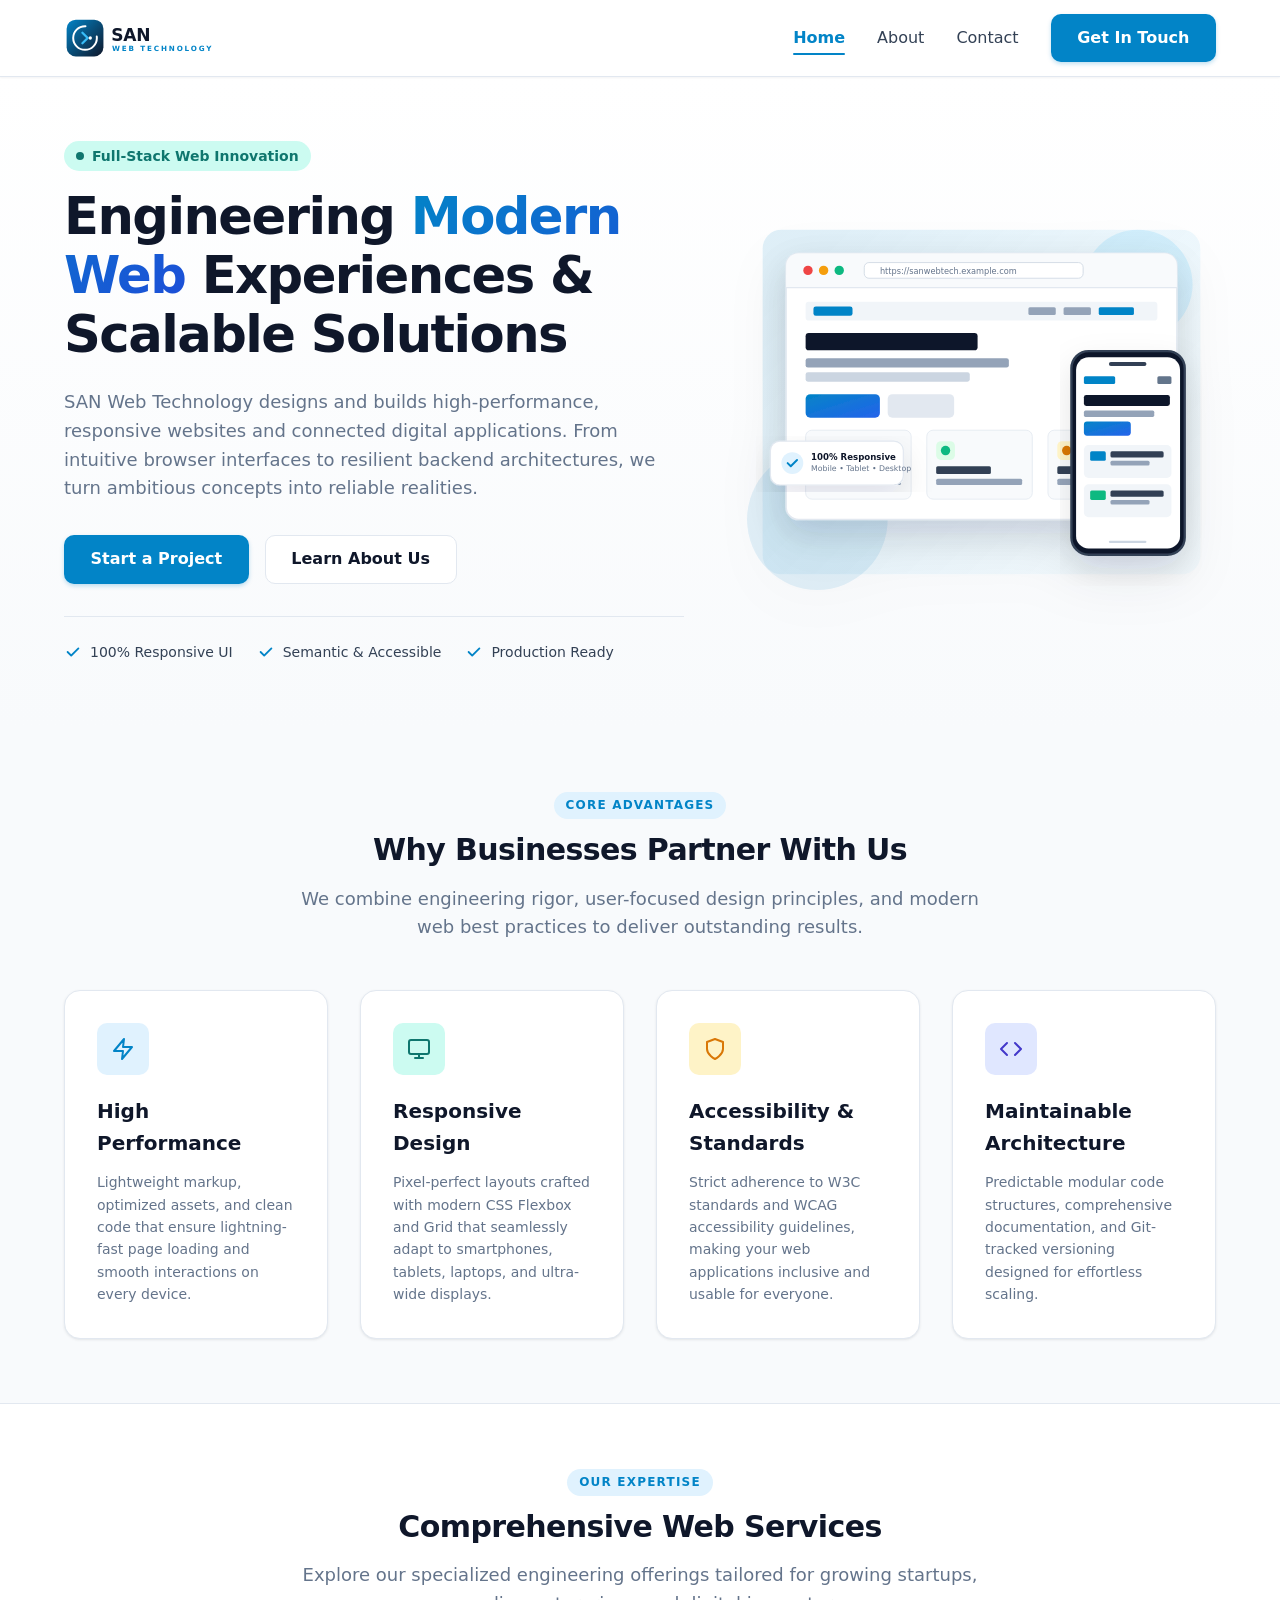
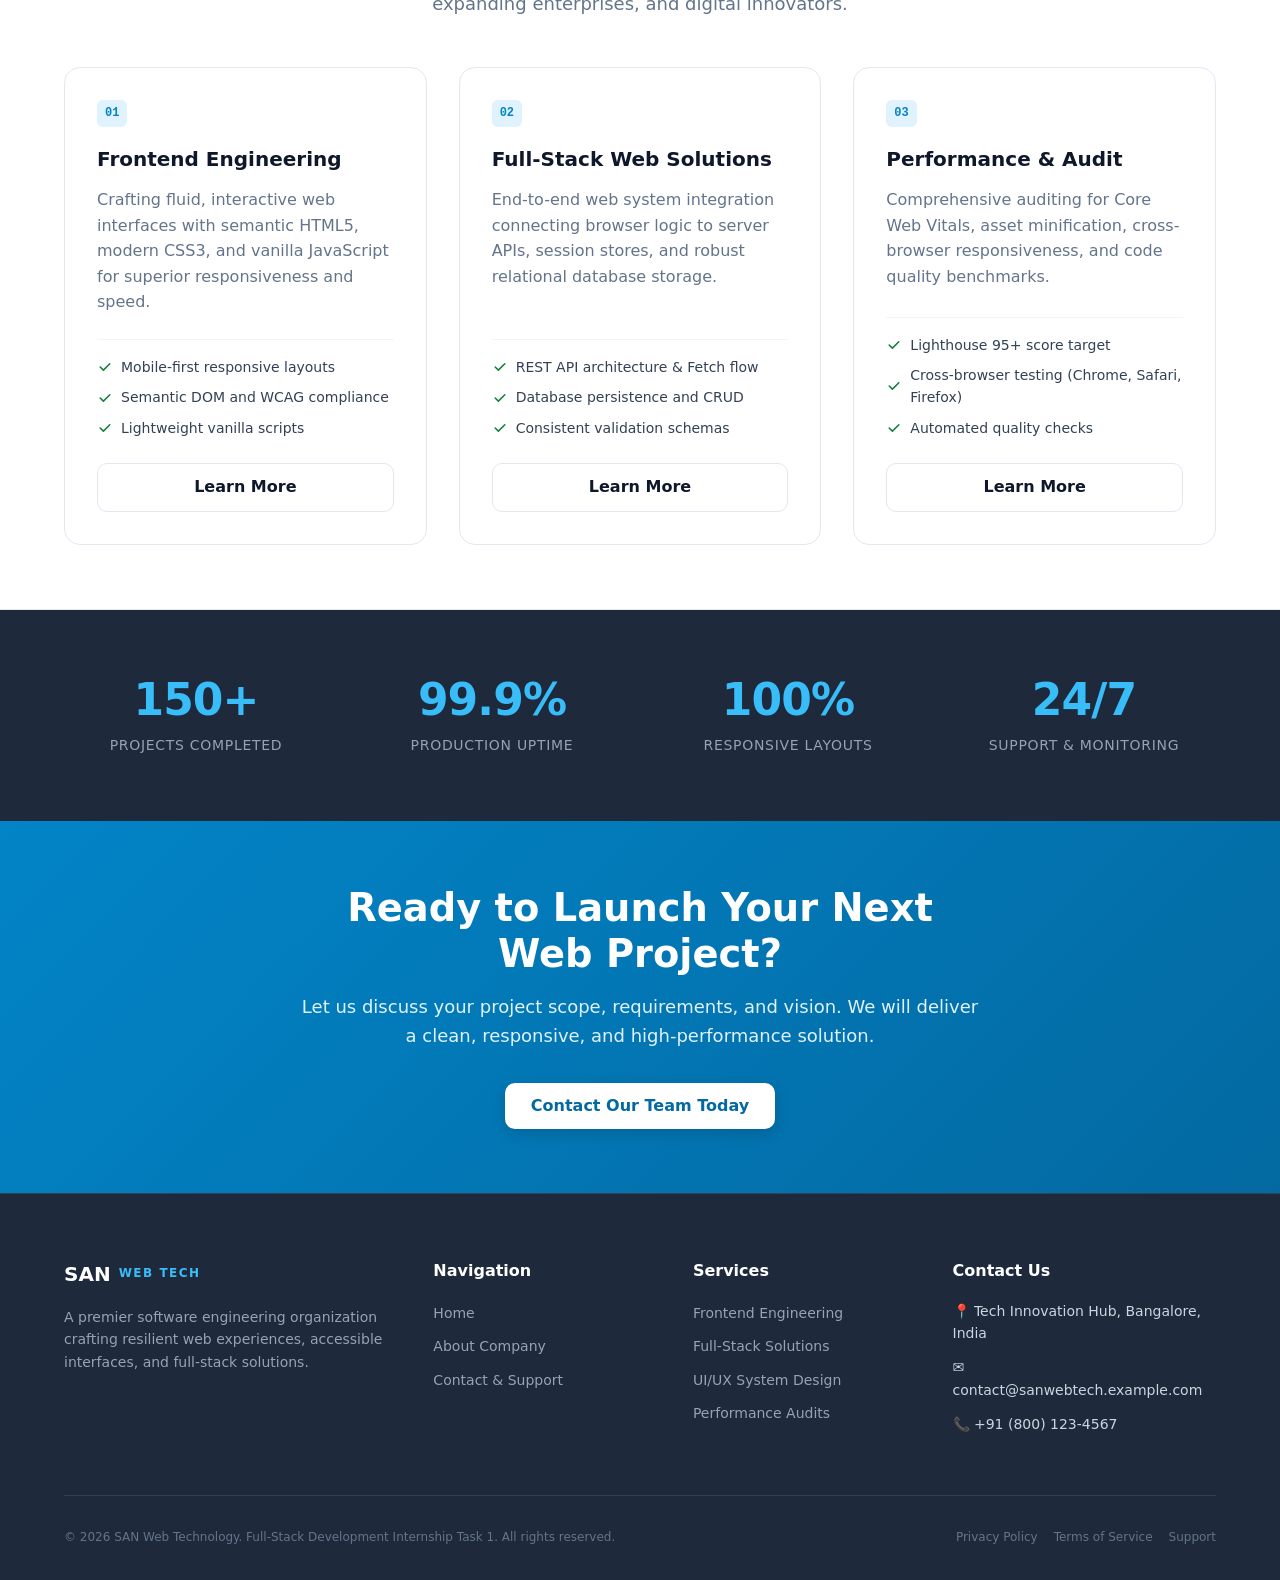
<file: index.html>
<!DOCTYPE html>
<html lang="en">
<head>
  <meta charset="UTF-8">
  <meta name="viewport" content="width=device-width, initial-scale=1.0">
  <meta name="description" content="SAN Web Technology - Professional full-stack web engineering, responsive frontend design, and scalable modern web solutions.">
  <meta name="keywords" content="SAN Web Technology, web development, responsive web design, frontend engineering, full-stack, internship project">
  <meta name="author" content="SAN Web Technology">
  <title>SAN Web Technology | Modern Web Engineering &amp; Solutions</title>

  <!-- Favicon -->
  <link rel="icon" type="image/svg+xml" href="images/favicon.svg">

  <!-- Main Stylesheet -->
  <link rel="stylesheet" href="css/style.css">
</head>
<body>
  <!-- Keyboard Accessibility Skip Link -->
  <a href="#main-content" class="skip-link">Skip to main content</a>

  <!-- Header & Navigation -->
  <header class="site-header">
    <div class="container header-container">
      <a href="index.html" class="brand-logo" aria-label="SAN Web Technology Home">
        <img src="images/logo.svg" alt="SAN Web Technology Logo" class="brand-logo-img" width="220" height="50">
      </a>

      <!-- Hamburger Button (Mobile / Tablet) -->
      <button type="button" class="hamburger-btn" aria-label="Open navigation menu" aria-expanded="false" aria-controls="primary-nav">
        <span class="hamburger-line"></span>
        <span class="hamburger-line"></span>
        <span class="hamburger-line"></span>
      </button>

      <!-- Navigation Menu -->
      <div class="nav-wrapper" id="primary-nav">
        <nav aria-label="Primary Navigation">
          <ul class="nav-menu">
            <li><a href="index.html" class="nav-link active" aria-current="page">Home</a></li>
            <li><a href="about.html" class="nav-link">About</a></li>
            <li><a href="contact.html" class="nav-link">Contact</a></li>
          </ul>
        </nav>
        <a href="contact.html" class="btn btn-primary nav-cta-btn">Get In Touch</a>
      </div>
    </div>
  </header>

  <!-- Main Content Area -->
  <main id="main-content">
    <!-- Hero Section -->
    <section class="hero-section" aria-labelledby="hero-title">
      <div class="container">
        <div class="hero-grid">
          <!-- Text Content -->
          <div class="hero-content">
            <div class="hero-badge">
              <span class="hero-badge-dot" aria-hidden="true"></span>
              Full-Stack Web Innovation
            </div>
            <h1 id="hero-title" class="hero-title">
              Engineering <span class="text-gradient">Modern Web</span> Experiences &amp; Scalable Solutions
            </h1>
            <p class="hero-description">
              SAN Web Technology designs and builds high-performance, responsive websites and connected digital applications. From intuitive browser interfaces to resilient backend architectures, we turn ambitious concepts into reliable realities.
            </p>
            <div class="hero-actions">
              <a href="contact.html" class="btn btn-primary">Start a Project</a>
              <a href="about.html" class="btn btn-secondary">Learn About Us</a>
            </div>
            <div class="hero-highlights">
              <div class="highlight-item">
                <span class="highlight-icon" aria-hidden="true">
                  <svg width="18" height="18" viewBox="0 0 20 20" fill="currentColor">
                    <path fill-rule="evenodd" d="M16.707 5.293a1 1 0 010 1.414l-8 8a1 1 0 01-1.414 0l-4-4a1 1 0 011.414-1.414L8 12.586l7.293-7.293a1 1 0 011.414 0z" clip-rule="evenodd"/>
                  </svg>
                </span>
                <span>100% Responsive UI</span>
              </div>
              <div class="highlight-item">
                <span class="highlight-icon" aria-hidden="true">
                  <svg width="18" height="18" viewBox="0 0 20 20" fill="currentColor">
                    <path fill-rule="evenodd" d="M16.707 5.293a1 1 0 010 1.414l-8 8a1 1 0 01-1.414 0l-4-4a1 1 0 011.414-1.414L8 12.586l7.293-7.293a1 1 0 011.414 0z" clip-rule="evenodd"/>
                  </svg>
                </span>
                <span>Semantic &amp; Accessible</span>
              </div>
              <div class="highlight-item">
                <span class="highlight-icon" aria-hidden="true">
                  <svg width="18" height="18" viewBox="0 0 20 20" fill="currentColor">
                    <path fill-rule="evenodd" d="M16.707 5.293a1 1 0 010 1.414l-8 8a1 1 0 01-1.414 0l-4-4a1 1 0 011.414-1.414L8 12.586l7.293-7.293a1 1 0 011.414 0z" clip-rule="evenodd"/>
                  </svg>
                </span>
                <span>Production Ready</span>
              </div>
            </div>
          </div>

          <!-- Hero Graphic -->
          <div class="hero-image-wrapper">
            <img src="images/hero-graphic.svg" alt="Diagram showing responsive web application interface across desktop and mobile screens" class="hero-image" width="520" height="416">
          </div>
        </div>
      </div>
    </section>

    <!-- Key Features / Value Proposition Section -->
    <section class="section" aria-labelledby="features-title">
      <div class="container">
        <div class="section-header">
          <span class="section-badge">Core Advantages</span>
          <h2 id="features-title" class="section-title">Why Businesses Partner With Us</h2>
          <p class="section-subtitle">
            We combine engineering rigor, user-focused design principles, and modern web best practices to deliver outstanding results.
          </p>
        </div>

        <div class="features-grid">
          <!-- Feature 1 -->
          <article class="feature-card">
            <div class="feature-icon-box">
              <svg width="24" height="24" viewBox="0 0 24 24" fill="none" stroke="currentColor" stroke-width="2" stroke-linecap="round" stroke-linejoin="round" aria-hidden="true">
                <polygon points="13 2 3 14 12 14 11 22 21 10 12 10 13 2"></polygon>
              </svg>
            </div>
            <h3 class="feature-title">High Performance</h3>
            <p class="feature-desc">
              Lightweight markup, optimized assets, and clean code that ensure lightning-fast page loading and smooth interactions on every device.
            </p>
          </article>

          <!-- Feature 2 -->
          <article class="feature-card">
            <div class="feature-icon-box accent-teal">
              <svg width="24" height="24" viewBox="0 0 24 24" fill="none" stroke="currentColor" stroke-width="2" stroke-linecap="round" stroke-linejoin="round" aria-hidden="true">
                <rect x="2" y="3" width="20" height="14" rx="2" ry="2"></rect>
                <line x1="8" y1="21" x2="16" y2="21"></line>
                <line x1="12" y1="17" x2="12" y2="21"></line>
              </svg>
            </div>
            <h3 class="feature-title">Responsive Design</h3>
            <p class="feature-desc">
              Pixel-perfect layouts crafted with modern CSS Flexbox and Grid that seamlessly adapt to smartphones, tablets, laptops, and ultra-wide displays.
            </p>
          </article>

          <!-- Feature 3 -->
          <article class="feature-card">
            <div class="feature-icon-box accent-amber">
              <svg width="24" height="24" viewBox="0 0 24 24" fill="none" stroke="currentColor" stroke-width="2" stroke-linecap="round" stroke-linejoin="round" aria-hidden="true">
                <path d="M12 22s8-4 8-10V5l-8-3-8 3v7c0 6 8 10 8 10z"></path>
              </svg>
            </div>
            <h3 class="feature-title">Accessibility &amp; Standards</h3>
            <p class="feature-desc">
              Strict adherence to W3C standards and WCAG accessibility guidelines, making your web applications inclusive and usable for everyone.
            </p>
          </article>

          <!-- Feature 4 -->
          <article class="feature-card">
            <div class="feature-icon-box accent-indigo">
              <svg width="24" height="24" viewBox="0 0 24 24" fill="none" stroke="currentColor" stroke-width="2" stroke-linecap="round" stroke-linejoin="round" aria-hidden="true">
                <polyline points="16 18 22 12 16 6"></polyline>
                <polyline points="8 6 2 12 8 18"></polyline>
              </svg>
            </div>
            <h3 class="feature-title">Maintainable Architecture</h3>
            <p class="feature-desc">
              Predictable modular code structures, comprehensive documentation, and Git-tracked versioning designed for effortless scaling.
            </p>
          </article>
        </div>
      </div>
    </section>

    <!-- Services Overview Section -->
    <section class="section section-alt" aria-labelledby="services-title">
      <div class="container">
        <div class="section-header">
          <span class="section-badge">Our Expertise</span>
          <h2 id="services-title" class="section-title">Comprehensive Web Services</h2>
          <p class="section-subtitle">
            Explore our specialized engineering offerings tailored for growing startups, expanding enterprises, and digital innovators.
          </p>
        </div>

        <div class="services-grid">
          <!-- Service 1 -->
          <article class="service-card">
            <div class="service-card-header">
              <span class="service-number">01</span>
            </div>
            <h3 class="service-card-title">Frontend Engineering</h3>
            <p class="service-card-desc">
              Crafting fluid, interactive web interfaces with semantic HTML5, modern CSS3, and vanilla JavaScript for superior responsiveness and speed.
            </p>
            <ul class="service-features-list">
              <li class="service-feature-item">
                <svg class="check-icon" width="16" height="16" viewBox="0 0 20 20" fill="currentColor" aria-hidden="true">
                  <path fill-rule="evenodd" d="M16.707 5.293a1 1 0 010 1.414l-8 8a1 1 0 01-1.414 0l-4-4a1 1 0 011.414-1.414L8 12.586l7.293-7.293a1 1 0 011.414 0z" clip-rule="evenodd"/>
                </svg>
                <span>Mobile-first responsive layouts</span>
              </li>
              <li class="service-feature-item">
                <svg class="check-icon" width="16" height="16" viewBox="0 0 20 20" fill="currentColor" aria-hidden="true">
                  <path fill-rule="evenodd" d="M16.707 5.293a1 1 0 010 1.414l-8 8a1 1 0 01-1.414 0l-4-4a1 1 0 011.414-1.414L8 12.586l7.293-7.293a1 1 0 011.414 0z" clip-rule="evenodd"/>
                </svg>
                <span>Semantic DOM and WCAG compliance</span>
              </li>
              <li class="service-feature-item">
                <svg class="check-icon" width="16" height="16" viewBox="0 0 20 20" fill="currentColor" aria-hidden="true">
                  <path fill-rule="evenodd" d="M16.707 5.293a1 1 0 010 1.414l-8 8a1 1 0 01-1.414 0l-4-4a1 1 0 011.414-1.414L8 12.586l7.293-7.293a1 1 0 011.414 0z" clip-rule="evenodd"/>
                </svg>
                <span>Lightweight vanilla scripts</span>
              </li>
            </ul>
            <a href="about.html" class="btn btn-secondary">Learn More</a>
          </article>

          <!-- Service 2 -->
          <article class="service-card">
            <div class="service-card-header">
              <span class="service-number">02</span>
            </div>
            <h3 class="service-card-title">Full-Stack Web Solutions</h3>
            <p class="service-card-desc">
              End-to-end web system integration connecting browser logic to server APIs, session stores, and robust relational database storage.
            </p>
            <ul class="service-features-list">
              <li class="service-feature-item">
                <svg class="check-icon" width="16" height="16" viewBox="0 0 20 20" fill="currentColor" aria-hidden="true">
                  <path fill-rule="evenodd" d="M16.707 5.293a1 1 0 010 1.414l-8 8a1 1 0 01-1.414 0l-4-4a1 1 0 011.414-1.414L8 12.586l7.293-7.293a1 1 0 011.414 0z" clip-rule="evenodd"/>
                </svg>
                <span>REST API architecture &amp; Fetch flow</span>
              </li>
              <li class="service-feature-item">
                <svg class="check-icon" width="16" height="16" viewBox="0 0 20 20" fill="currentColor" aria-hidden="true">
                  <path fill-rule="evenodd" d="M16.707 5.293a1 1 0 010 1.414l-8 8a1 1 0 01-1.414 0l-4-4a1 1 0 011.414-1.414L8 12.586l7.293-7.293a1 1 0 011.414 0z" clip-rule="evenodd"/>
                </svg>
                <span>Database persistence and CRUD</span>
              </li>
              <li class="service-feature-item">
                <svg class="check-icon" width="16" height="16" viewBox="0 0 20 20" fill="currentColor" aria-hidden="true">
                  <path fill-rule="evenodd" d="M16.707 5.293a1 1 0 010 1.414l-8 8a1 1 0 01-1.414 0l-4-4a1 1 0 011.414-1.414L8 12.586l7.293-7.293a1 1 0 011.414 0z" clip-rule="evenodd"/>
                </svg>
                <span>Consistent validation schemas</span>
              </li>
            </ul>
            <a href="about.html" class="btn btn-secondary">Learn More</a>
          </article>

          <!-- Service 3 -->
          <article class="service-card">
            <div class="service-card-header">
              <span class="service-number">03</span>
            </div>
            <h3 class="service-card-title">Performance &amp; Audit</h3>
            <p class="service-card-desc">
              Comprehensive auditing for Core Web Vitals, asset minification, cross-browser responsiveness, and code quality benchmarks.
            </p>
            <ul class="service-features-list">
              <li class="service-feature-item">
                <svg class="check-icon" width="16" height="16" viewBox="0 0 20 20" fill="currentColor" aria-hidden="true">
                  <path fill-rule="evenodd" d="M16.707 5.293a1 1 0 010 1.414l-8 8a1 1 0 01-1.414 0l-4-4a1 1 0 011.414-1.414L8 12.586l7.293-7.293a1 1 0 011.414 0z" clip-rule="evenodd"/>
                </svg>
                <span>Lighthouse 95+ score target</span>
              </li>
              <li class="service-feature-item">
                <svg class="check-icon" width="16" height="16" viewBox="0 0 20 20" fill="currentColor" aria-hidden="true">
                  <path fill-rule="evenodd" d="M16.707 5.293a1 1 0 010 1.414l-8 8a1 1 0 01-1.414 0l-4-4a1 1 0 011.414-1.414L8 12.586l7.293-7.293a1 1 0 011.414 0z" clip-rule="evenodd"/>
                </svg>
                <span>Cross-browser testing (Chrome, Safari, Firefox)</span>
              </li>
              <li class="service-feature-item">
                <svg class="check-icon" width="16" height="16" viewBox="0 0 20 20" fill="currentColor" aria-hidden="true">
                  <path fill-rule="evenodd" d="M16.707 5.293a1 1 0 010 1.414l-8 8a1 1 0 01-1.414 0l-4-4a1 1 0 011.414-1.414L8 12.586l7.293-7.293a1 1 0 011.414 0z" clip-rule="evenodd"/>
                </svg>
                <span>Automated quality checks</span>
              </li>
            </ul>
            <a href="about.html" class="btn btn-secondary">Learn More</a>
          </article>
        </div>
      </div>
    </section>

    <!-- Stats & Performance Banner -->
    <section class="stats-banner" aria-label="Key Performance Indicators">
      <div class="container">
        <div class="stats-grid">
          <div class="stat-item">
            <div class="stat-number">150+</div>
            <div class="stat-label">Projects Completed</div>
          </div>
          <div class="stat-item">
            <div class="stat-number">99.9%</div>
            <div class="stat-label">Production Uptime</div>
          </div>
          <div class="stat-item">
            <div class="stat-number">100%</div>
            <div class="stat-label">Responsive Layouts</div>
          </div>
          <div class="stat-item">
            <div class="stat-number">24/7</div>
            <div class="stat-label">Support &amp; Monitoring</div>
          </div>
        </div>
      </div>
    </section>

    <!-- Pre-Footer Call to Action Banner -->
    <section class="cta-section" aria-labelledby="cta-heading">
      <div class="container">
        <div class="cta-content">
          <h2 id="cta-heading" class="cta-title">Ready to Launch Your Next Web Project?</h2>
          <p class="cta-desc">
            Let us discuss your project scope, requirements, and vision. We will deliver a clean, responsive, and high-performance solution.
          </p>
          <a href="contact.html" class="btn cta-btn">Contact Our Team Today</a>
        </div>
      </div>
    </section>
  </main>

  <!-- Site Footer -->
  <footer class="site-footer">
    <div class="container">
      <div class="footer-grid">
        <!-- Col 1: Brand Info -->
        <div class="footer-brand">
          <div class="footer-logo-text">
            <span>SAN</span>
            <span class="footer-logo-sub">WEB TECH</span>
          </div>
          <p class="footer-desc">
            A premier software engineering organization crafting resilient web experiences, accessible interfaces, and full-stack solutions.
          </p>
        </div>

        <!-- Col 2: Navigation -->
        <div>
          <h3 class="footer-col-title">Navigation</h3>
          <ul class="footer-links-list">
            <li><a href="index.html" class="footer-link">Home</a></li>
            <li><a href="about.html" class="footer-link">About Company</a></li>
            <li><a href="contact.html" class="footer-link">Contact &amp; Support</a></li>
          </ul>
        </div>

        <!-- Col 3: Services -->
        <div>
          <h3 class="footer-col-title">Services</h3>
          <ul class="footer-links-list">
            <li><a href="about.html" class="footer-link">Frontend Engineering</a></li>
            <li><a href="about.html" class="footer-link">Full-Stack Solutions</a></li>
            <li><a href="about.html" class="footer-link">UI/UX System Design</a></li>
            <li><a href="about.html" class="footer-link">Performance Audits</a></li>
          </ul>
        </div>

        <!-- Col 4: Contact Info -->
        <div>
          <h3 class="footer-col-title">Contact Us</h3>
          <div class="footer-contact-item">
            <span>📍 Tech Innovation Hub, Bangalore, India</span>
          </div>
          <div class="footer-contact-item">
            <span>✉️ <a href="mailto:contact@sanwebtech.example.com">contact@sanwebtech.example.com</a></span>
          </div>
          <div class="footer-contact-item">
            <span>📞 <a href="tel:+918001234567">+91 (800) 123-4567</a></span>
          </div>
        </div>
      </div>

      <!-- Bottom Bar -->
      <div class="footer-bottom">
        <p>&copy; 2026 SAN Web Technology. Full-Stack Development Internship Task 1. All rights reserved.</p>
        <div class="footer-bottom-links">
          <a href="about.html">Privacy Policy</a>
          <a href="about.html">Terms of Service</a>
          <a href="contact.html">Support</a>
        </div>
      </div>
    </div>
  </footer>

  <!-- Main JavaScript File -->
  <script src="js/script.js"></script>
</body>
</html>
</file>
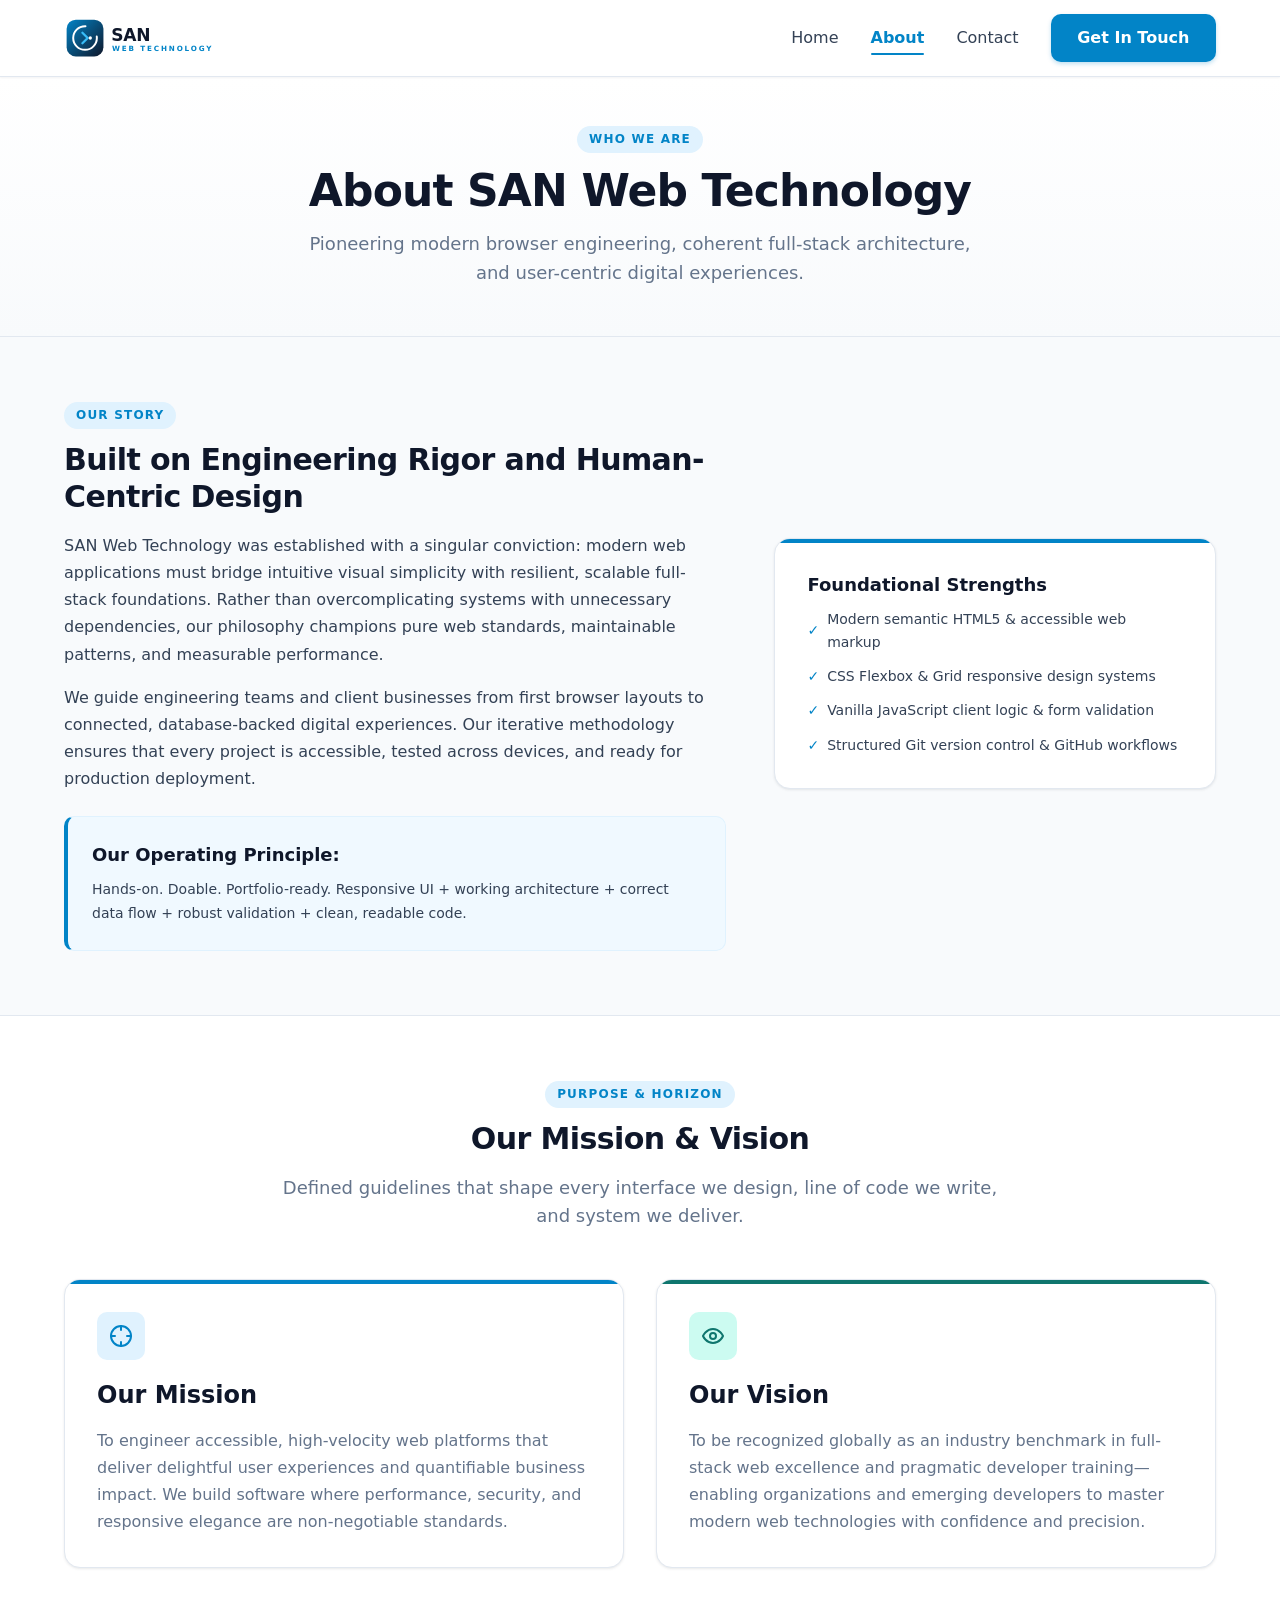
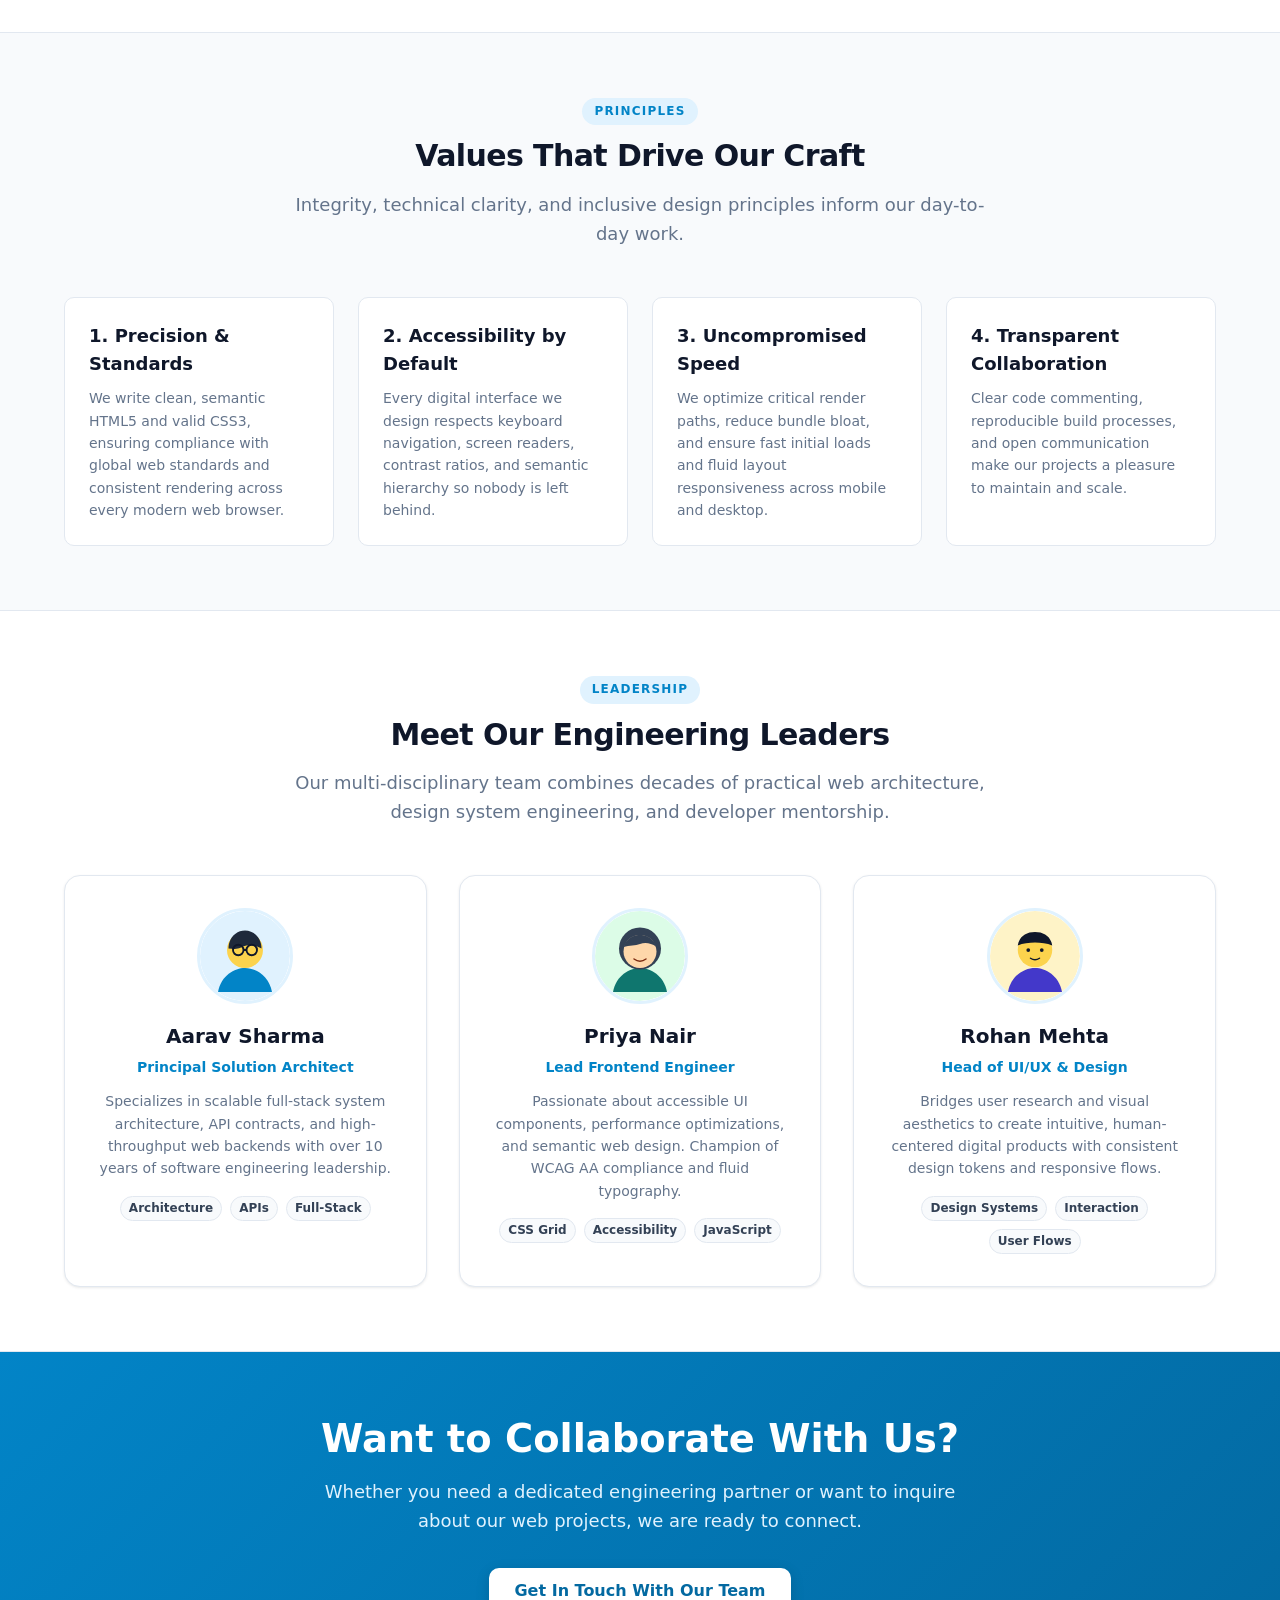
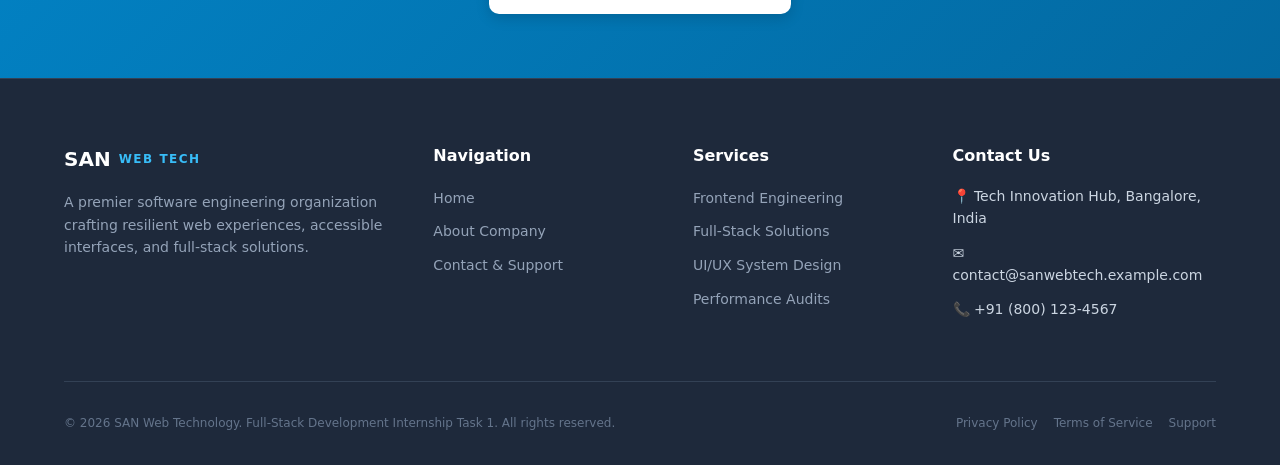
<file: about.html>
<!DOCTYPE html>
<html lang="en">
<head>
  <meta charset="UTF-8">
  <meta name="viewport" content="width=device-width, initial-scale=1.0">
  <meta name="description" content="About SAN Web Technology - Learn about our mission, vision, engineering philosophy, and professional team behind our modern web solutions.">
  <meta name="keywords" content="About SAN Web Technology, company background, mission, vision, team, web engineering">
  <meta name="author" content="SAN Web Technology">
  <title>About Us | SAN Web Technology</title>

  <!-- Favicon -->
  <link rel="icon" type="image/svg+xml" href="images/favicon.svg">

  <!-- Main Stylesheet -->
  <link rel="stylesheet" href="css/style.css">
</head>
<body>
  <!-- Keyboard Accessibility Skip Link -->
  <a href="#main-content" class="skip-link">Skip to main content</a>

  <!-- Header & Navigation -->
  <header class="site-header">
    <div class="container header-container">
      <a href="index.html" class="brand-logo" aria-label="SAN Web Technology Home">
        <img src="images/logo.svg" alt="SAN Web Technology Logo" class="brand-logo-img" width="220" height="50">
      </a>

      <!-- Hamburger Button (Mobile / Tablet) -->
      <button type="button" class="hamburger-btn" aria-label="Open navigation menu" aria-expanded="false" aria-controls="primary-nav">
        <span class="hamburger-line"></span>
        <span class="hamburger-line"></span>
        <span class="hamburger-line"></span>
      </button>

      <!-- Navigation Menu -->
      <div class="nav-wrapper" id="primary-nav">
        <nav aria-label="Primary Navigation">
          <ul class="nav-menu">
            <li><a href="index.html" class="nav-link">Home</a></li>
            <li><a href="about.html" class="nav-link active" aria-current="page">About</a></li>
            <li><a href="contact.html" class="nav-link">Contact</a></li>
          </ul>
        </nav>
        <a href="contact.html" class="btn btn-primary nav-cta-btn">Get In Touch</a>
      </div>
    </div>
  </header>

  <!-- Main Content Area -->
  <main id="main-content">
    <!-- Page Header Hero -->
    <header class="page-header">
      <div class="container page-header-container">
        <span class="page-badge">Who We Are</span>
        <h1 class="page-title">About SAN Web Technology</h1>
        <p class="page-lead">
          Pioneering modern browser engineering, coherent full-stack architecture, and user-centric digital experiences.
        </p>
      </div>
    </header>

    <!-- Company Introduction & Background -->
    <section class="section" aria-labelledby="story-title">
      <div class="container">
        <div class="about-intro-grid">
          <div class="about-intro-text">
            <span class="section-badge">Our Story</span>
            <h2 id="story-title" class="section-title">Built on Engineering Rigor and Human-Centric Design</h2>
            <p>
              SAN Web Technology was established with a singular conviction: modern web applications must bridge intuitive visual simplicity with resilient, scalable full-stack foundations. Rather than overcomplicating systems with unnecessary dependencies, our philosophy champions pure web standards, maintainable patterns, and measurable performance.
            </p>
            <p>
              We guide engineering teams and client businesses from first browser layouts to connected, database-backed digital experiences. Our iterative methodology ensures that every project is accessible, tested across devices, and ready for production deployment.
            </p>
            <div class="about-highlight-box">
              <strong>Our Operating Principle:</strong>
              <p>Hands-on. Doable. Portfolio-ready. Responsive UI + working architecture + correct data flow + robust validation + clean, readable code.</p>
            </div>
          </div>

          <div>
            <div class="mv-card mission" style="margin-bottom: var(--space-6);">
              <h3 style="font-size: var(--text-lg); font-weight: 700; color: var(--color-dark); margin-bottom: var(--space-2);">
                Foundational Strengths
              </h3>
              <ul style="display: flex; flex-direction: column; gap: var(--space-3); font-size: var(--text-sm); color: var(--color-text);">
                <li style="display: flex; gap: var(--space-2); align-items: center;">
                  <span style="color: var(--color-primary); font-weight: bold;">✓</span> Modern semantic HTML5 &amp; accessible web markup
                </li>
                <li style="display: flex; gap: var(--space-2); align-items: center;">
                  <span style="color: var(--color-primary); font-weight: bold;">✓</span> CSS Flexbox &amp; Grid responsive design systems
                </li>
                <li style="display: flex; gap: var(--space-2); align-items: center;">
                  <span style="color: var(--color-primary); font-weight: bold;">✓</span> Vanilla JavaScript client logic &amp; form validation
                </li>
                <li style="display: flex; gap: var(--space-2); align-items: center;">
                  <span style="color: var(--color-primary); font-weight: bold;">✓</span> Structured Git version control &amp; GitHub workflows
                </li>
              </ul>
            </div>
          </div>
        </div>
      </div>
    </section>

    <!-- Mission and Vision Section -->
    <section class="section section-alt" aria-labelledby="mission-vision-title">
      <div class="container">
        <div class="section-header">
          <span class="section-badge">Purpose &amp; Horizon</span>
          <h2 id="mission-vision-title" class="section-title">Our Mission &amp; Vision</h2>
          <p class="section-subtitle">
            Defined guidelines that shape every interface we design, line of code we write, and system we deliver.
          </p>
        </div>

        <div class="mission-vision-grid">
          <!-- Mission Card -->
          <article class="mv-card mission">
            <div class="mv-icon">
              <svg width="24" height="24" viewBox="0 0 24 24" fill="none" stroke="currentColor" stroke-width="2" stroke-linecap="round" stroke-linejoin="round" aria-hidden="true">
                <circle cx="12" cy="12" r="10"></circle>
                <line x1="22" y1="12" x2="18" y2="12"></line>
                <line x1="6" y1="12" x2="2" y2="12"></line>
                <line x1="12" y1="6" x2="12" y2="2"></line>
                <line x1="12" y1="22" x2="12" y2="18"></line>
              </svg>
            </div>
            <h3 class="mv-title">Our Mission</h3>
            <p class="mv-desc">
              To engineer accessible, high-velocity web platforms that deliver delightful user experiences and quantifiable business impact. We build software where performance, security, and responsive elegance are non-negotiable standards.
            </p>
          </article>

          <!-- Vision Card -->
          <article class="mv-card vision">
            <div class="mv-icon">
              <svg width="24" height="24" viewBox="0 0 24 24" fill="none" stroke="currentColor" stroke-width="2" stroke-linecap="round" stroke-linejoin="round" aria-hidden="true">
                <path d="M2 12s3-7 10-7 10 7 10 7-3 7-10 7-10-7-10-7Z"></path>
                <circle cx="12" cy="12" r="3"></circle>
              </svg>
            </div>
            <h3 class="mv-title">Our Vision</h3>
            <p class="mv-desc">
              To be recognized globally as an industry benchmark in full-stack web excellence and pragmatic developer training—enabling organizations and emerging developers to master modern web technologies with confidence and precision.
            </p>
          </article>
        </div>
      </div>
    </section>

    <!-- Core Values Section -->
    <section class="section" aria-labelledby="values-heading">
      <div class="container">
        <div class="section-header">
          <span class="section-badge">Principles</span>
          <h2 id="values-heading" class="section-title">Values That Drive Our Craft</h2>
          <p class="section-subtitle">
            Integrity, technical clarity, and inclusive design principles inform our day-to-day work.
          </p>
        </div>

        <div class="values-grid">
          <div class="value-card">
            <h3 class="value-title">1. Precision &amp; Standards</h3>
            <p class="value-desc">
              We write clean, semantic HTML5 and valid CSS3, ensuring compliance with global web standards and consistent rendering across every modern web browser.
            </p>
          </div>

          <div class="value-card">
            <h3 class="value-title">2. Accessibility by Default</h3>
            <p class="value-desc">
              Every digital interface we design respects keyboard navigation, screen readers, contrast ratios, and semantic hierarchy so nobody is left behind.
            </p>
          </div>

          <div class="value-card">
            <h3 class="value-title">3. Uncompromised Speed</h3>
            <p class="value-desc">
              We optimize critical render paths, reduce bundle bloat, and ensure fast initial loads and fluid layout responsiveness across mobile and desktop.
            </p>
          </div>

          <div class="value-card">
            <h3 class="value-title">4. Transparent Collaboration</h3>
            <p class="value-desc">
              Clear code commenting, reproducible build processes, and open communication make our projects a pleasure to maintain and scale.
            </p>
          </div>
        </div>
      </div>
    </section>

    <!-- Team Section -->
    <section class="section section-alt" aria-labelledby="team-title">
      <div class="container">
        <div class="section-header">
          <span class="section-badge">Leadership</span>
          <h2 id="team-title" class="section-title">Meet Our Engineering Leaders</h2>
          <p class="section-subtitle">
            Our multi-disciplinary team combines decades of practical web architecture, design system engineering, and developer mentorship.
          </p>
        </div>

        <div class="team-grid">
          <!-- Member 1 -->
          <article class="team-card">
            <img src="images/avatar-1.svg" alt="Aarav Sharma - Principal Solution Architect" class="team-avatar" width="96" height="96">
            <h3 class="team-name">Aarav Sharma</h3>
            <p class="team-role">Principal Solution Architect</p>
            <p class="team-bio">
              Specializes in scalable full-stack system architecture, API contracts, and high-throughput web backends with over 10 years of software engineering leadership.
            </p>
            <div class="team-tags">
              <span class="team-tag">Architecture</span>
              <span class="team-tag">APIs</span>
              <span class="team-tag">Full-Stack</span>
            </div>
          </article>

          <!-- Member 2 -->
          <article class="team-card">
            <img src="images/avatar-2.svg" alt="Priya Nair - Lead Frontend Engineer" class="team-avatar" width="96" height="96">
            <h3 class="team-name">Priya Nair</h3>
            <p class="team-role">Lead Frontend Engineer</p>
            <p class="team-bio">
              Passionate about accessible UI components, performance optimizations, and semantic web design. Champion of WCAG AA compliance and fluid typography.
            </p>
            <div class="team-tags">
              <span class="team-tag">CSS Grid</span>
              <span class="team-tag">Accessibility</span>
              <span class="team-tag">JavaScript</span>
            </div>
          </article>

          <!-- Member 3 -->
          <article class="team-card">
            <img src="images/avatar-3.svg" alt="Rohan Mehta - Head of UI/UX &amp; Design Systems" class="team-avatar" width="96" height="96">
            <h3 class="team-name">Rohan Mehta</h3>
            <p class="team-role">Head of UI/UX &amp; Design</p>
            <p class="team-bio">
              Bridges user research and visual aesthetics to create intuitive, human-centered digital products with consistent design tokens and responsive flows.
            </p>
            <div class="team-tags">
              <span class="team-tag">Design Systems</span>
              <span class="team-tag">Interaction</span>
              <span class="team-tag">User Flows</span>
            </div>
          </article>
        </div>
      </div>
    </section>

    <!-- Pre-Footer CTA -->
    <section class="cta-section" aria-labelledby="about-cta-title">
      <div class="container">
        <div class="cta-content">
          <h2 id="about-cta-title" class="cta-title">Want to Collaborate With Us?</h2>
          <p class="cta-desc">
            Whether you need a dedicated engineering partner or want to inquire about our web projects, we are ready to connect.
          </p>
          <a href="contact.html" class="btn cta-btn">Get In Touch With Our Team</a>
        </div>
      </div>
    </section>
  </main>

  <!-- Site Footer -->
  <footer class="site-footer">
    <div class="container">
      <div class="footer-grid">
        <!-- Col 1: Brand Info -->
        <div class="footer-brand">
          <div class="footer-logo-text">
            <span>SAN</span>
            <span class="footer-logo-sub">WEB TECH</span>
          </div>
          <p class="footer-desc">
            A premier software engineering organization crafting resilient web experiences, accessible interfaces, and full-stack solutions.
          </p>
        </div>

        <!-- Col 2: Navigation -->
        <div>
          <h3 class="footer-col-title">Navigation</h3>
          <ul class="footer-links-list">
            <li><a href="index.html" class="footer-link">Home</a></li>
            <li><a href="about.html" class="footer-link">About Company</a></li>
            <li><a href="contact.html" class="footer-link">Contact &amp; Support</a></li>
          </ul>
        </div>

        <!-- Col 3: Services -->
        <div>
          <h3 class="footer-col-title">Services</h3>
          <ul class="footer-links-list">
            <li><a href="about.html" class="footer-link">Frontend Engineering</a></li>
            <li><a href="about.html" class="footer-link">Full-Stack Solutions</a></li>
            <li><a href="about.html" class="footer-link">UI/UX System Design</a></li>
            <li><a href="about.html" class="footer-link">Performance Audits</a></li>
          </ul>
        </div>

        <!-- Col 4: Contact Info -->
        <div>
          <h3 class="footer-col-title">Contact Us</h3>
          <div class="footer-contact-item">
            <span>📍 Tech Innovation Hub, Bangalore, India</span>
          </div>
          <div class="footer-contact-item">
            <span>✉️ <a href="mailto:contact@sanwebtech.example.com">contact@sanwebtech.example.com</a></span>
          </div>
          <div class="footer-contact-item">
            <span>📞 <a href="tel:+918001234567">+91 (800) 123-4567</a></span>
          </div>
        </div>
      </div>

      <!-- Bottom Bar -->
      <div class="footer-bottom">
        <p>&copy; 2026 SAN Web Technology. Full-Stack Development Internship Task 1. All rights reserved.</p>
        <div class="footer-bottom-links">
          <a href="about.html">Privacy Policy</a>
          <a href="about.html">Terms of Service</a>
          <a href="contact.html">Support</a>
        </div>
      </div>
    </div>
  </footer>

  <!-- Main JavaScript File -->
  <script src="js/script.js"></script>
</body>
</html>
</file>
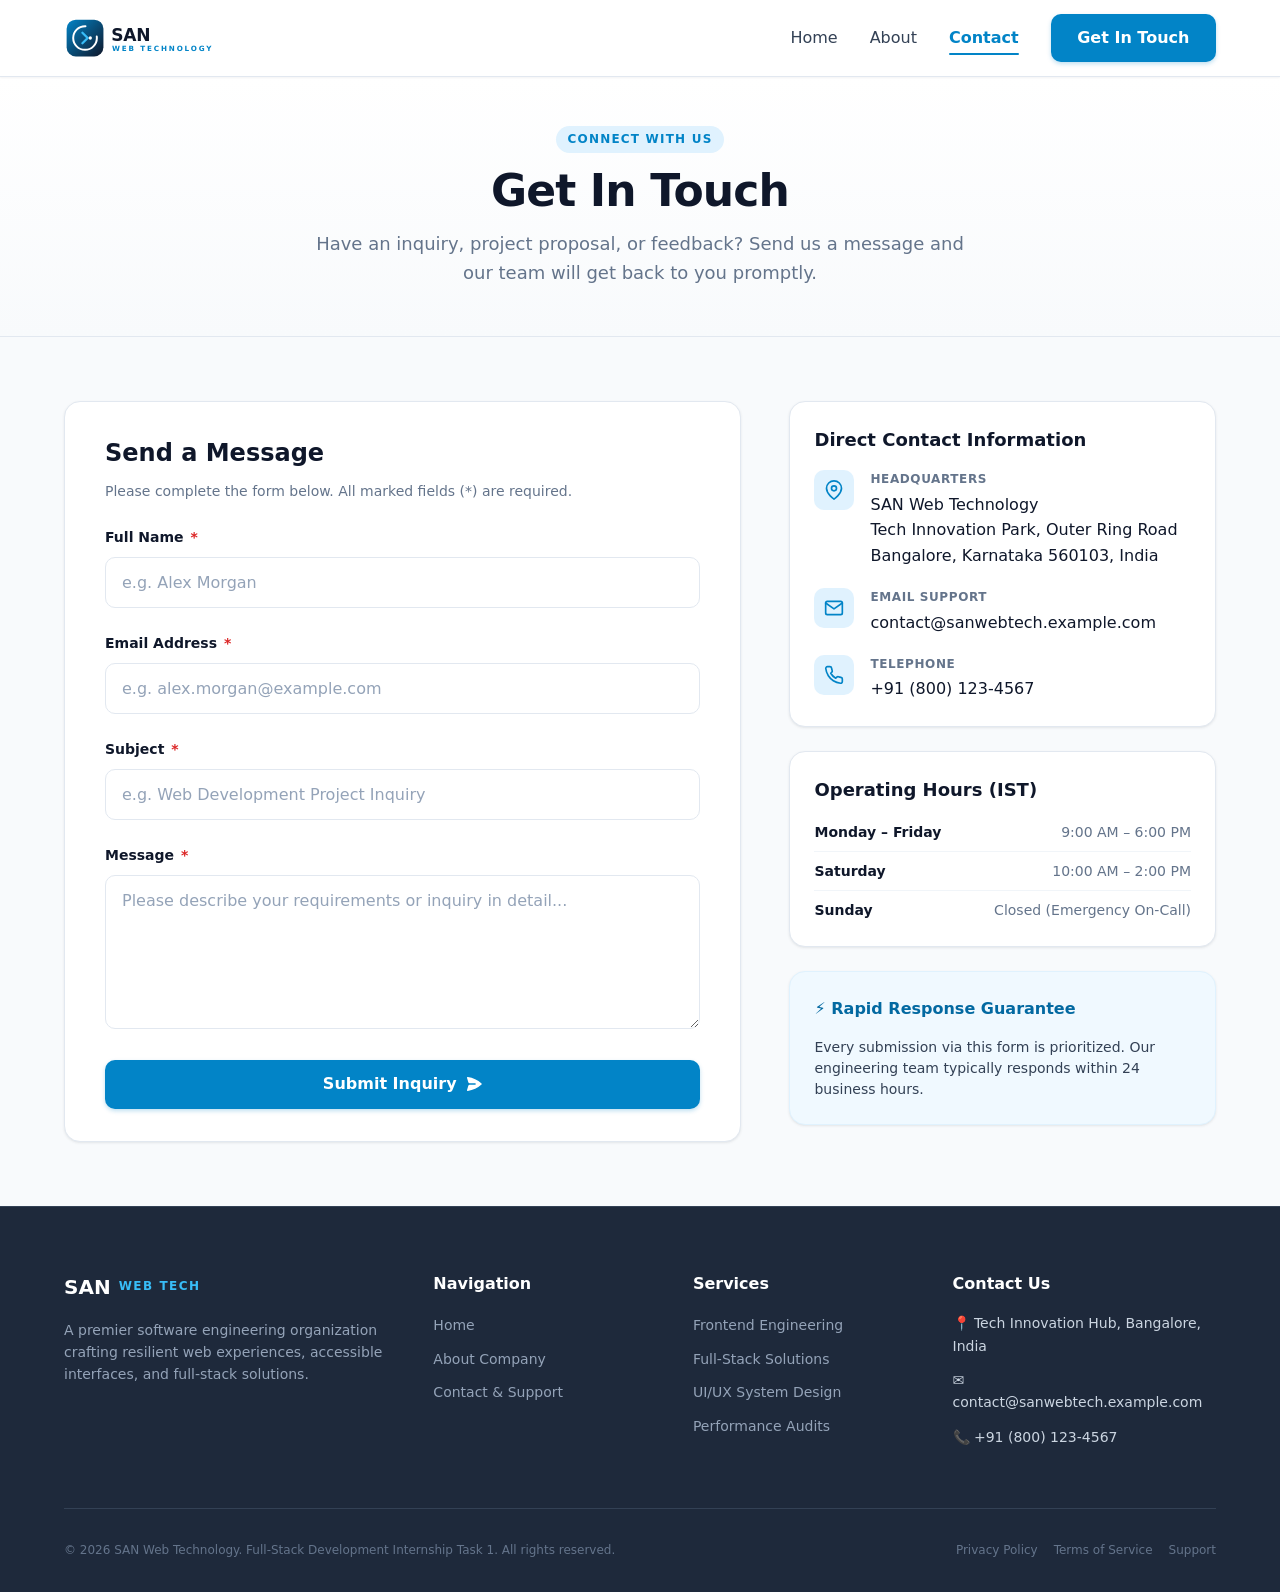
<file: contact.html>
<!DOCTYPE html>
<html lang="en">
<head>
  <meta charset="UTF-8">
  <meta name="viewport" content="width=device-width, initial-scale=1.0">
  <meta name="description" content="Contact SAN Web Technology - Reach out for project inquiries, consulting, web development services, or questions. Frontend-only validated contact form.">
  <meta name="keywords" content="Contact SAN Web Technology, contact form, inquiry, support, web engineering">
  <meta name="author" content="SAN Web Technology">
  <title>Contact Us | SAN Web Technology</title>

  <!-- Favicon -->
  <link rel="icon" type="image/svg+xml" href="images/favicon.svg">

  <!-- Main Stylesheet -->
  <link rel="stylesheet" href="css/style.css">
</head>
<body>
  <!-- Keyboard Accessibility Skip Link -->
  <a href="#main-content" class="skip-link">Skip to main content</a>

  <!-- Header & Navigation -->
  <header class="site-header">
    <div class="container header-container">
      <a href="index.html" class="brand-logo" aria-label="SAN Web Technology Home">
        <img src="images/logo.svg" alt="SAN Web Technology Logo" class="brand-logo-img" width="220" height="50">
      </a>

      <!-- Hamburger Button (Mobile / Tablet) -->
      <button type="button" class="hamburger-btn" aria-label="Open navigation menu" aria-expanded="false" aria-controls="primary-nav">
        <span class="hamburger-line"></span>
        <span class="hamburger-line"></span>
        <span class="hamburger-line"></span>
      </button>

      <!-- Navigation Menu -->
      <div class="nav-wrapper" id="primary-nav">
        <nav aria-label="Primary Navigation">
          <ul class="nav-menu">
            <li><a href="index.html" class="nav-link">Home</a></li>
            <li><a href="about.html" class="nav-link">About</a></li>
            <li><a href="contact.html" class="nav-link active" aria-current="page">Contact</a></li>
          </ul>
        </nav>
        <a href="contact.html" class="btn btn-primary nav-cta-btn">Get In Touch</a>
      </div>
    </div>
  </header>

  <!-- Main Content Area -->
  <main id="main-content">
    <!-- Page Header Hero -->
    <header class="page-header">
      <div class="container page-header-container">
        <span class="page-badge">Connect With Us</span>
        <h1 class="page-title">Get In Touch</h1>
        <p class="page-lead">
          Have an inquiry, project proposal, or feedback? Send us a message and our team will get back to you promptly.
        </p>
      </div>
    </header>

    <!-- Main Contact Section -->
    <section class="section" aria-labelledby="contact-heading">
      <div class="container">
        <h2 id="contact-heading" class="sr-only">Contact Form and Corporate Details</h2>

        <div class="contact-layout-grid">
          <!-- Column 1: Interactive Contact Form -->
          <div class="contact-form-card">
            <div class="form-header">
              <h3 class="form-title">Send a Message</h3>
              <p class="form-desc">
                Please complete the form below. All marked fields (<span class="required" aria-hidden="true">*</span>) are required.
              </p>
            </div>

            <!-- Accessible Feedback Alert Banner (Dynamically managed by JavaScript) -->
            <div id="form-alert" class="alert-banner" role="alert" aria-live="assertive" hidden></div>

            <!-- Form -->
            <form id="contact-form" novalidate>
              <!-- Field 1: Name -->
              <div class="form-group">
                <label for="name" class="form-label">
                  Full Name <span class="required" aria-hidden="true">*</span>
                </label>
                <input
                  type="text"
                  id="name"
                  name="name"
                  class="form-input"
                  placeholder="e.g. Alex Morgan"
                  autocomplete="name"
                  required
                  aria-required="true"
                  aria-describedby="name-error"
                >
                <span class="error-text" id="name-error" aria-live="polite"></span>
              </div>

              <!-- Field 2: Email -->
              <div class="form-group">
                <label for="email" class="form-label">
                  Email Address <span class="required" aria-hidden="true">*</span>
                </label>
                <input
                  type="email"
                  id="email"
                  name="email"
                  class="form-input"
                  placeholder="e.g. alex.morgan@example.com"
                  autocomplete="email"
                  required
                  aria-required="true"
                  aria-describedby="email-error"
                >
                <span class="error-text" id="email-error" aria-live="polite"></span>
              </div>

              <!-- Field 3: Subject -->
              <div class="form-group">
                <label for="subject" class="form-label">
                  Subject <span class="required" aria-hidden="true">*</span>
                </label>
                <input
                  type="text"
                  id="subject"
                  name="subject"
                  class="form-input"
                  placeholder="e.g. Web Development Project Inquiry"
                  required
                  aria-required="true"
                  aria-describedby="subject-error"
                >
                <span class="error-text" id="subject-error" aria-live="polite"></span>
              </div>

              <!-- Field 4: Message -->
              <div class="form-group">
                <label for="message" class="form-label">
                  Message <span class="required" aria-hidden="true">*</span>
                </label>
                <textarea
                  id="message"
                  name="message"
                  class="form-textarea"
                  placeholder="Please describe your requirements or inquiry in detail..."
                  rows="5"
                  required
                  aria-required="true"
                  aria-describedby="message-error"
                ></textarea>
                <span class="error-text" id="message-error" aria-live="polite"></span>
              </div>

              <!-- Submit Button -->
              <button type="submit" class="btn btn-primary btn-block">
                <span>Submit Inquiry</span>
                <svg width="18" height="18" viewBox="0 0 20 20" fill="currentColor" aria-hidden="true">
                  <path d="M3.105 2.289a.75.75 0 00-.826.95l1.414 4.925A1.5 1.5 0 005.135 9.25h6.115a.75.75 0 010 1.5H5.135a1.5 1.5 0 00-1.442 1.086l-1.414 4.926a.75.75 0 00.826.95 28.896 28.896 0 0015.293-7.154.75.75 0 000-1.112A28.896 28.896 0 003.105 2.289z" />
                </svg>
              </button>
            </form>
          </div>

          <!-- Column 2: Contact Information & Corporate Details -->
          <aside class="contact-info-column" aria-label="Company Contact Details">
            <!-- Details Card -->
            <div class="info-card">
              <h3 class="info-card-title">Direct Contact Information</h3>
              <div class="contact-details-list">
                <!-- Location -->
                <div class="contact-detail-item">
                  <div class="detail-icon-box" aria-hidden="true">
                    <svg width="20" height="20" viewBox="0 0 24 24" fill="none" stroke="currentColor" stroke-width="2" stroke-linecap="round" stroke-linejoin="round">
                      <path d="M21 10c0 7-9 13-9 13s-9-6-9-13a9 9 0 0 1 18 0z"></path>
                      <circle cx="12" cy="10" r="3"></circle>
                    </svg>
                  </div>
                  <div class="detail-content">
                    <div class="detail-label">Headquarters</div>
                    <div class="detail-value">
                      SAN Web Technology<br>
                      Tech Innovation Park, Outer Ring Road<br>
                      Bangalore, Karnataka 560103, India
                    </div>
                  </div>
                </div>

                <!-- Email -->
                <div class="contact-detail-item">
                  <div class="detail-icon-box" aria-hidden="true">
                    <svg width="20" height="20" viewBox="0 0 24 24" fill="none" stroke="currentColor" stroke-width="2" stroke-linecap="round" stroke-linejoin="round">
                      <path d="M4 4h16c1.1 0 2 .9 2 2v12c0 1.1-.9 2-2 2H4c-1.1 0-2-.9-2-2V6c0-1.1.9-2 2-2z"></path>
                      <polyline points="22,6 12,13 2,6"></polyline>
                    </svg>
                  </div>
                  <div class="detail-content">
                    <div class="detail-label">Email Support</div>
                    <div class="detail-value">
                      <a href="mailto:contact@sanwebtech.example.com">contact@sanwebtech.example.com</a>
                    </div>
                  </div>
                </div>

                <!-- Phone -->
                <div class="contact-detail-item">
                  <div class="detail-icon-box" aria-hidden="true">
                    <svg width="20" height="20" viewBox="0 0 24 24" fill="none" stroke="currentColor" stroke-width="2" stroke-linecap="round" stroke-linejoin="round">
                      <path d="M22 16.92v3a2 2 0 0 1-2.18 2 19.79 19.79 0 0 1-8.63-3.07 19.5 19.5 0 0 1-6-6 19.79 19.79 0 0 1-3.07-8.67A2 2 0 0 1 4.11 2h3a2 2 0 0 1 2 1.72 12.84 12.84 0 0 0 .7 2.81 2 2 0 0 1-.45 2.11L8.09 9.91a16 16 0 0 0 6 6l1.27-1.27a2 2 0 0 1 2.11-.45 12.84 12.84 0 0 0 2.81.7A2 2 0 0 1 22 16.92z"></path>
                    </svg>
                  </div>
                  <div class="detail-content">
                    <div class="detail-label">Telephone</div>
                    <div class="detail-value">
                      <a href="tel:+918001234567">+91 (800) 123-4567</a>
                    </div>
                  </div>
                </div>
              </div>
            </div>

            <!-- Business Hours Card -->
            <div class="info-card">
              <h3 class="info-card-title">Operating Hours (IST)</h3>
              <div class="hours-list">
                <div class="hour-row">
                  <span class="hour-day">Monday – Friday</span>
                  <span class="hour-time">9:00 AM – 6:00 PM</span>
                </div>
                <div class="hour-row">
                  <span class="hour-day">Saturday</span>
                  <span class="hour-time">10:00 AM – 2:00 PM</span>
                </div>
                <div class="hour-row">
                  <span class="hour-day">Sunday</span>
                  <span class="hour-time">Closed (Emergency On-Call)</span>
                </div>
              </div>
            </div>

            <!-- Rapid Response Guarantee -->
            <div class="info-card" style="background-color: var(--color-primary-subtle); border-color: var(--color-primary-light);">
              <h3 class="info-card-title" style="color: var(--color-primary-dark); font-size: var(--text-base);">
                ⚡ Rapid Response Guarantee
              </h3>
              <p style="font-size: var(--text-sm); color: var(--color-text); margin: 0; line-height: 1.5;">
                Every submission via this form is prioritized. Our engineering team typically responds within 24 business hours.
              </p>
            </div>
          </aside>
        </div>
      </div>
    </section>
  </main>

  <!-- Site Footer -->
  <footer class="site-footer">
    <div class="container">
      <div class="footer-grid">
        <!-- Col 1: Brand Info -->
        <div class="footer-brand">
          <div class="footer-logo-text">
            <span>SAN</span>
            <span class="footer-logo-sub">WEB TECH</span>
          </div>
          <p class="footer-desc">
            A premier software engineering organization crafting resilient web experiences, accessible interfaces, and full-stack solutions.
          </p>
        </div>

        <!-- Col 2: Navigation -->
        <div>
          <h3 class="footer-col-title">Navigation</h3>
          <ul class="footer-links-list">
            <li><a href="index.html" class="footer-link">Home</a></li>
            <li><a href="about.html" class="footer-link">About Company</a></li>
            <li><a href="contact.html" class="footer-link">Contact &amp; Support</a></li>
          </ul>
        </div>

        <!-- Col 3: Services -->
        <div>
          <h3 class="footer-col-title">Services</h3>
          <ul class="footer-links-list">
            <li><a href="about.html" class="footer-link">Frontend Engineering</a></li>
            <li><a href="about.html" class="footer-link">Full-Stack Solutions</a></li>
            <li><a href="about.html" class="footer-link">UI/UX System Design</a></li>
            <li><a href="about.html" class="footer-link">Performance Audits</a></li>
          </ul>
        </div>

        <!-- Col 4: Contact Info -->
        <div>
          <h3 class="footer-col-title">Contact Us</h3>
          <div class="footer-contact-item">
            <span>📍 Tech Innovation Hub, Bangalore, India</span>
          </div>
          <div class="footer-contact-item">
            <span>✉️ <a href="mailto:contact@sanwebtech.example.com">contact@sanwebtech.example.com</a></span>
          </div>
          <div class="footer-contact-item">
            <span>📞 <a href="tel:+918001234567">+91 (800) 123-4567</a></span>
          </div>
        </div>
      </div>

      <!-- Bottom Bar -->
      <div class="footer-bottom">
        <p>&copy; 2026 SAN Web Technology. Full-Stack Development Internship Task 1. All rights reserved.</p>
        <div class="footer-bottom-links">
          <a href="about.html">Privacy Policy</a>
          <a href="about.html">Terms of Service</a>
          <a href="contact.html">Support</a>
        </div>
      </div>
    </div>
  </footer>

  <!-- Main JavaScript File -->
  <script src="js/script.js"></script>
</body>
</html>
</file>
<file: css/style.css>
/* ==========================================================================
   SAN Web Technology - Main Stylesheet
   Task 1: Responsive Company Web Pages
   Technologies: Modern CSS3 (Variables, Flexbox, Grid, Media Queries)
   ========================================================================== */

/* --------------------------------------------------------------------------
   1. Design System & CSS Custom Properties
   -------------------------------------------------------------------------- */
:root {
  /* Color Palette */
  --color-primary: #0284c7;           /* Sky Blue / Brand Primary */
  --color-primary-dark: #0369a1;      /* Darker primary for active/hover */
  --color-primary-light: #e0f2fe;     /* Light tint for badges/accents */
  --color-primary-subtle: #f0f9ff;    /* Ultra light background tint */
  --color-accent: #0f766e;            /* Emerald / Teal brand accent */
  --color-accent-light: #ccfbf1;      /* Accent tint */

  /* Neutral Shades */
  --color-dark: #0f172a;              /* Slate 900 - Headings & High Contrast */
  --color-dark-surface: #1e293b;      /* Slate 800 - Footers & Dark cards */
  --color-text: #334155;              /* Slate 700 - Body Copy */
  --color-text-muted: #64748b;        /* Slate 500 - Secondary text */
  --color-border: #e2e8f0;            /* Slate 200 - Borders */
  --color-border-subtle: #f1f5f9;     /* Slate 100 - Dividers */
  --color-bg: #f8fafc;                /* Slate 50 - Page Background */
  --color-card: #ffffff;              /* Card Background */

  /* Semantic Feedback Colors */
  --color-success: #15803d;           /* Green 700 */
  --color-success-bg: #dcfce7;        /* Green 100 */
  --color-success-border: #86efac;    /* Green 300 */
  --color-error: #dc2626;             /* Red 600 */
  --color-error-bg: #fee2e2;          /* Red 100 */
  --color-error-border: #fca5a5;      /* Red 300 */
  --color-warning: #d97706;          /* Amber 600 */

  /* Focus & Elevation */
  --color-focus-ring: rgba(2, 132, 199, 0.4);
  --shadow-xs: 0 1px 2px 0 rgba(15, 23, 42, 0.05);
  --shadow-sm: 0 1px 3px 0 rgba(15, 23, 42, 0.08), 0 1px 2px -1px rgba(15, 23, 42, 0.06);
  --shadow-md: 0 4px 6px -1px rgba(15, 23, 42, 0.08), 0 2px 4px -2px rgba(15, 23, 42, 0.06);
  --shadow-lg: 0 10px 15px -3px rgba(15, 23, 42, 0.08), 0 4px 6px -4px rgba(15, 23, 42, 0.04);
  --shadow-xl: 0 20px 25px -5px rgba(15, 23, 42, 0.1), 0 8px 10px -6px rgba(15, 23, 42, 0.05);

  /* Typography */
  --font-family-base: system-ui, -apple-system, BlinkMacSystemFont, "Segoe UI", Roboto, "Helvetica Neue", Arial, sans-serif;
  --font-family-mono: ui-monospace, SFMono-Regular, Menlo, Monaco, Consolas, "Liberation Mono", monospace;

  /* Font Sizes */
  --text-xs: 0.75rem;     /* 12px */
  --text-sm: 0.875rem;    /* 14px */
  --text-base: 1rem;      /* 16px */
  --text-lg: 1.125rem;    /* 18px */
  --text-xl: 1.25rem;     /* 20px */
  --text-2xl: 1.5rem;     /* 24px */
  --text-3xl: 1.875rem;   /* 30px */
  --text-4xl: 2.25rem;    /* 36px */
  --text-5xl: 3rem;       /* 48px */

  /* Spacing Scale */
  --space-1: 0.25rem;     /* 4px */
  --space-2: 0.5rem;      /* 8px */
  --space-3: 0.75rem;     /* 12px */
  --space-4: 1rem;        /* 16px */
  --space-5: 1.25rem;     /* 20px */
  --space-6: 1.5rem;      /* 24px */
  --space-8: 2rem;        /* 32px */
  --space-10: 2.5rem;     /* 40px */
  --space-12: 3rem;       /* 48px */
  --space-16: 4rem;       /* 64px */
  --space-20: 5rem;       /* 80px */

  /* Border Radius */
  --radius-sm: 6px;
  --radius-md: 10px;
  --radius-lg: 16px;
  --radius-xl: 24px;
  --radius-full: 9999px;

  /* Transitions */
  --transition-fast: 0.15s ease;
  --transition-normal: 0.25s ease;
  --transition-slow: 0.4s ease;

  /* Layout Containers */
  --container-max-width: 1200px;
  --header-height: 76px;
}

/* --------------------------------------------------------------------------
   2. Reset & Base Styles
   -------------------------------------------------------------------------- */
*,
*::before,
*::after {
  box-sizing: border-box;
  margin: 0;
  padding: 0;
}

html {
  font-size: 16px;
  scroll-behavior: smooth;
  -webkit-text-size-adjust: 100%;
}

body {
  min-height: 100vh;
  display: flex;
  flex-direction: column;
  font-family: var(--font-family-base);
  font-size: var(--text-base);
  line-height: 1.6;
  color: var(--color-text);
  background-color: var(--color-bg);
  overflow-x: hidden;
  text-rendering: optimizeLegibility;
  -webkit-font-smoothing: antialiased;
}

main {
  flex: 1 0 auto;
}

img,
svg {
  display: block;
  max-width: 100%;
  height: auto;
}

a {
  color: var(--color-primary);
  text-decoration: none;
  transition: color var(--transition-fast);
}

a:hover {
  color: var(--color-primary-dark);
}

button,
input,
textarea,
select {
  font: inherit;
  color: inherit;
}

button {
  cursor: pointer;
  border: none;
  background: none;
}

ul,
ol {
  list-style: none;
}

/* Accessibility Focus Styling */
:focus-visible {
  outline: 2px solid var(--color-primary);
  outline-offset: 3px;
}

/* Skip link for keyboard accessibility */
.skip-link {
  position: absolute;
  top: -100px;
  left: var(--space-4);
  z-index: 9999;
  background: var(--color-primary);
  color: #ffffff;
  padding: var(--space-3) var(--space-6);
  border-radius: var(--radius-md);
  font-weight: 600;
  transition: top var(--transition-fast);
}

.skip-link:focus {
  top: var(--space-4);
  color: #ffffff;
}

/* Screen reader only utility class */
.sr-only {
  position: absolute;
  width: 1px;
  height: 1px;
  padding: 0;
  margin: -1px;
  overflow: hidden;
  clip: rect(0, 0, 0, 0);
  white-space: nowrap;
  border: 0;
}

/* --------------------------------------------------------------------------
   3. Layout & Reusable Utilities
   -------------------------------------------------------------------------- */
.container {
  width: 100%;
  max-width: var(--container-max-width);
  margin-left: auto;
  margin-right: auto;
  padding-left: var(--space-6);
  padding-right: var(--space-6);
}

.section {
  padding-top: var(--space-16);
  padding-bottom: var(--space-16);
}

.section-alt {
  background-color: #ffffff;
  border-top: 1px solid var(--color-border);
  border-bottom: 1px solid var(--color-border);
}

.section-header {
  text-align: center;
  max-width: 720px;
  margin: 0 auto var(--space-12) auto;
}

.section-badge {
  display: inline-block;
  font-size: var(--text-xs);
  font-weight: 700;
  text-transform: uppercase;
  letter-spacing: 0.1em;
  color: var(--color-primary);
  background-color: var(--color-primary-light);
  padding: var(--space-1) var(--space-3);
  border-radius: var(--radius-full);
  margin-bottom: var(--space-3);
}

.section-title {
  font-size: var(--text-3xl);
  font-weight: 800;
  color: var(--color-dark);
  line-height: 1.25;
  margin-bottom: var(--space-4);
  letter-spacing: -0.02em;
}

.section-subtitle {
  font-size: var(--text-lg);
  color: var(--color-text-muted);
  line-height: 1.6;
}

/* Buttons */
.btn {
  display: inline-flex;
  align-items: center;
  justify-content: center;
  gap: var(--space-2);
  padding: 0.75rem 1.6rem;
  font-size: var(--text-base);
  font-weight: 600;
  line-height: 1.4;
  border-radius: var(--radius-md);
  transition: all var(--transition-normal);
  text-decoration: none;
  cursor: pointer;
}

.btn-primary {
  background-color: var(--color-primary);
  color: #ffffff;
  border: 1px solid transparent;
  box-shadow: 0 2px 4px rgba(2, 132, 199, 0.25);
}

.btn-primary:hover,
.btn-primary:focus-visible {
  background-color: var(--color-primary-dark);
  color: #ffffff;
  transform: translateY(-2px);
  box-shadow: 0 4px 12px rgba(2, 132, 199, 0.35);
}

.btn-secondary {
  background-color: #ffffff;
  color: var(--color-dark);
  border: 1px solid var(--color-border);
}

.btn-secondary:hover,
.btn-secondary:focus-visible {
  background-color: var(--color-bg);
  border-color: var(--color-primary);
  color: var(--color-primary);
  transform: translateY(-2px);
  box-shadow: var(--shadow-sm);
}

.btn-block {
  width: 100%;
}

/* --------------------------------------------------------------------------
   4. Site Header & Navigation
   -------------------------------------------------------------------------- */
.site-header {
  position: sticky;
  top: 0;
  z-index: 100;
  background-color: rgba(255, 255, 255, 0.95);
  backdrop-filter: blur(8px);
  border-bottom: 1px solid var(--color-border);
  box-shadow: var(--shadow-xs);
  transition: all var(--transition-normal);
}

.header-container {
  display: flex;
  align-items: center;
  justify-content: space-between;
  height: var(--header-height);
}

/* Brand Logo */
.brand-logo {
  display: flex;
  align-items: center;
  gap: var(--space-3);
  text-decoration: none;
}

.brand-logo-img {
  height: 42px;
  width: auto;
}

/* Navigation Links */
.nav-wrapper {
  display: flex;
  align-items: center;
}

.nav-menu {
  display: flex;
  align-items: center;
  gap: var(--space-8);
}

.nav-link {
  position: relative;
  font-size: var(--text-base);
  font-weight: 500;
  color: var(--color-text);
  padding: var(--space-2) 0;
  transition: color var(--transition-fast);
}

.nav-link:hover {
  color: var(--color-primary);
}

.nav-link.active {
  color: var(--color-primary);
  font-weight: 700;
}

.nav-link.active::after {
  content: "";
  position: absolute;
  bottom: 0;
  left: 0;
  width: 100%;
  height: 2.5px;
  background-color: var(--color-primary);
  border-radius: var(--radius-full);
}

.nav-cta-btn {
  margin-left: var(--space-8);
}

/* Mobile Hamburger Button */
.hamburger-btn {
  display: none;
  flex-direction: column;
  justify-content: space-around;
  width: 40px;
  height: 40px;
  padding: 8px;
  background-color: transparent;
  border: 1px solid var(--color-border);
  border-radius: var(--radius-sm);
  cursor: pointer;
  transition: background-color var(--transition-fast);
}

.hamburger-btn:hover {
  background-color: var(--color-bg);
}

.hamburger-line {
  display: block;
  width: 100%;
  height: 2.5px;
  background-color: var(--color-dark);
  border-radius: 2px;
  transition: transform var(--transition-normal), opacity var(--transition-normal);
}

/* Mobile Toggle Active State */
.hamburger-btn.is-active .hamburger-line:nth-child(1) {
  transform: translateY(7px) rotate(45deg);
}

.hamburger-btn.is-active .hamburger-line:nth-child(2) {
  opacity: 0;
}

.hamburger-btn.is-active .hamburger-line:nth-child(3) {
  transform: translateY(-7px) rotate(-45deg);
}

/* --------------------------------------------------------------------------
   5. Hero Section (Home Page)
   -------------------------------------------------------------------------- */
.hero-section {
  padding-top: var(--space-16);
  padding-bottom: var(--space-16);
  background: linear-gradient(180deg, #ffffff 0%, var(--color-bg) 100%);
  position: relative;
  overflow: hidden;
}

.hero-grid {
  display: grid;
  grid-template-columns: 1.15fr 0.85fr;
  align-items: center;
  gap: var(--space-12);
}

.hero-content {
  max-width: 620px;
}

.hero-badge {
  display: inline-flex;
  align-items: center;
  gap: var(--space-2);
  font-size: var(--text-sm);
  font-weight: 600;
  color: var(--color-accent);
  background-color: var(--color-accent-light);
  padding: var(--space-1) var(--space-3);
  border-radius: var(--radius-full);
  margin-bottom: var(--space-4);
}

.hero-badge-dot {
  width: 8px;
  height: 8px;
  background-color: var(--color-accent);
  border-radius: 50%;
  display: inline-block;
}

.hero-title {
  font-size: clamp(2.25rem, 4vw, 3.25rem);
  font-weight: 800;
  line-height: 1.15;
  color: var(--color-dark);
  letter-spacing: -0.03em;
  margin-bottom: var(--space-6);
}

.hero-title .text-gradient {
  background: linear-gradient(135deg, var(--color-primary) 0%, #1d4ed8 100%);
  -webkit-background-clip: text;
  -webkit-text-fill-color: transparent;
}

.hero-description {
  font-size: var(--text-lg);
  color: var(--color-text-muted);
  line-height: 1.6;
  margin-bottom: var(--space-8);
}

.hero-actions {
  display: flex;
  flex-wrap: wrap;
  gap: var(--space-4);
  margin-bottom: var(--space-8);
}

.hero-highlights {
  display: flex;
  flex-wrap: wrap;
  align-items: center;
  gap: var(--space-6);
  padding-top: var(--space-6);
  border-top: 1px solid var(--color-border);
}

.highlight-item {
  display: flex;
  align-items: center;
  gap: var(--space-2);
  font-size: var(--text-sm);
  font-weight: 500;
  color: var(--color-text);
}

.highlight-icon {
  color: var(--color-primary);
  display: flex;
  align-items: center;
}

.hero-image-wrapper {
  position: relative;
  display: flex;
  justify-content: center;
  align-items: center;
}

.hero-image {
  width: 100%;
  max-width: 520px;
  height: auto;
  filter: drop-shadow(0 20px 25px rgba(15, 23, 42, 0.08));
}

/* --------------------------------------------------------------------------
   6. Key Features / Why Choose Us Section
   -------------------------------------------------------------------------- */
.features-grid {
  display: grid;
  grid-template-columns: repeat(auto-fit, minmax(260px, 1fr));
  gap: var(--space-8);
}

.feature-card {
  background-color: var(--color-card);
  border: 1px solid var(--color-border);
  border-radius: var(--radius-lg);
  padding: var(--space-8);
  box-shadow: var(--shadow-sm);
  transition: transform var(--transition-normal), box-shadow var(--transition-normal), border-color var(--transition-normal);
}

.feature-card:hover {
  transform: translateY(-4px);
  box-shadow: var(--shadow-lg);
  border-color: #cbd5e1;
}

.feature-icon-box {
  width: 52px;
  height: 52px;
  border-radius: var(--radius-md);
  display: flex;
  align-items: center;
  justify-content: center;
  margin-bottom: var(--space-5);
  background-color: var(--color-primary-light);
  color: var(--color-primary);
}

.feature-icon-box.accent-teal {
  background-color: var(--color-accent-light);
  color: var(--color-accent);
}

.feature-icon-box.accent-amber {
  background-color: #fef3c7;
  color: #d97706;
}

.feature-icon-box.accent-indigo {
  background-color: #e0e7ff;
  color: #4338ca;
}

.feature-title {
  font-size: var(--text-xl);
  font-weight: 700;
  color: var(--color-dark);
  margin-bottom: var(--space-3);
}

.feature-desc {
  font-size: var(--text-sm);
  color: var(--color-text-muted);
  line-height: 1.6;
}

/* --------------------------------------------------------------------------
   7. Services Section
   -------------------------------------------------------------------------- */
.services-grid {
  display: grid;
  grid-template-columns: repeat(auto-fit, minmax(320px, 1fr));
  gap: var(--space-8);
}

.service-card {
  background-color: var(--color-card);
  border: 1px solid var(--color-border);
  border-radius: var(--radius-lg);
  padding: var(--space-8);
  display: flex;
  flex-direction: column;
  transition: transform var(--transition-normal), box-shadow var(--transition-normal);
}

.service-card:hover {
  transform: translateY(-4px);
  box-shadow: var(--shadow-lg);
}

.service-card-header {
  display: flex;
  align-items: center;
  justify-content: space-between;
  margin-bottom: var(--space-4);
}

.service-number {
  font-size: var(--text-xs);
  font-weight: 700;
  font-family: var(--font-family-mono);
  color: var(--color-primary);
  background-color: var(--color-primary-light);
  padding: var(--space-1) var(--space-2);
  border-radius: var(--radius-sm);
}

.service-card-title {
  font-size: var(--text-xl);
  font-weight: 700;
  color: var(--color-dark);
  margin-bottom: var(--space-3);
}

.service-card-desc {
  font-size: var(--text-base);
  color: var(--color-text-muted);
  line-height: 1.6;
  margin-bottom: var(--space-6);
  flex-grow: 1;
}

.service-features-list {
  display: flex;
  flex-direction: column;
  gap: var(--space-2);
  margin-bottom: var(--space-6);
  padding-top: var(--space-4);
  border-top: 1px solid var(--color-border-subtle);
}

.service-feature-item {
  display: flex;
  align-items: center;
  gap: var(--space-2);
  font-size: var(--text-sm);
  color: var(--color-text);
}

.check-icon {
  color: var(--color-success);
  flex-shrink: 0;
}

/* --------------------------------------------------------------------------
   8. Stats & Trust Section
   -------------------------------------------------------------------------- */
.stats-banner {
  background-color: var(--color-dark-surface);
  color: #ffffff;
  padding: var(--space-12) 0;
}

.stats-grid {
  display: grid;
  grid-template-columns: repeat(auto-fit, minmax(200px, 1fr));
  gap: var(--space-8);
  text-align: center;
}

.stat-item {
  padding: var(--space-4);
}

.stat-number {
  font-size: clamp(2rem, 3.5vw, 2.75rem);
  font-weight: 800;
  color: #38bdf8;
  line-height: 1.2;
  margin-bottom: var(--space-2);
  letter-spacing: -0.02em;
}

.stat-label {
  font-size: var(--text-sm);
  color: #94a3b8;
  font-weight: 500;
  text-transform: uppercase;
  letter-spacing: 0.05em;
}

/* --------------------------------------------------------------------------
   9. Call To Action (CTA) Banner
   -------------------------------------------------------------------------- */
.cta-section {
  background: linear-gradient(135deg, #0284c7 0%, #0369a1 100%);
  color: #ffffff;
  text-align: center;
  padding: var(--space-16) 0;
}

.cta-content {
  max-width: 680px;
  margin: 0 auto;
}

.cta-title {
  font-size: clamp(1.875rem, 3vw, 2.5rem);
  font-weight: 800;
  line-height: 1.2;
  margin-bottom: var(--space-4);
}

.cta-desc {
  font-size: var(--text-lg);
  color: #e0f2fe;
  line-height: 1.6;
  margin-bottom: var(--space-8);
}

.cta-btn {
  background-color: #ffffff;
  color: var(--color-primary-dark);
  font-weight: 700;
  box-shadow: 0 4px 14px rgba(0, 0, 0, 0.15);
}

.cta-btn:hover,
.cta-btn:focus-visible {
  background-color: var(--color-bg);
  color: var(--color-dark);
  transform: translateY(-2px);
  box-shadow: 0 6px 20px rgba(0, 0, 0, 0.2);
}

/* --------------------------------------------------------------------------
   10. Page Header (About & Contact Pages)
   -------------------------------------------------------------------------- */
.page-header {
  background: linear-gradient(180deg, #ffffff 0%, var(--color-bg) 100%);
  border-bottom: 1px solid var(--color-border);
  padding: var(--space-12) 0;
  text-align: center;
}

.page-header-container {
  max-width: 720px;
  margin: 0 auto;
}

.page-badge {
  display: inline-block;
  font-size: var(--text-xs);
  font-weight: 700;
  text-transform: uppercase;
  letter-spacing: 0.1em;
  color: var(--color-primary);
  background-color: var(--color-primary-light);
  padding: var(--space-1) var(--space-3);
  border-radius: var(--radius-full);
  margin-bottom: var(--space-3);
}

.page-title {
  font-size: clamp(2rem, 3.5vw, 2.75rem);
  font-weight: 800;
  color: var(--color-dark);
  line-height: 1.2;
  margin-bottom: var(--space-3);
  letter-spacing: -0.02em;
}

.page-lead {
  font-size: var(--text-lg);
  color: var(--color-text-muted);
  line-height: 1.6;
}

/* --------------------------------------------------------------------------
   11. About Page Specific Layouts
   -------------------------------------------------------------------------- */
.about-intro-grid {
  display: grid;
  grid-template-columns: 1.2fr 0.8fr;
  gap: var(--space-12);
  align-items: center;
}

.about-intro-text p {
  margin-bottom: var(--space-4);
  font-size: var(--text-base);
  line-height: 1.7;
}

.about-highlight-box {
  background-color: var(--color-primary-subtle);
  border: 1px solid var(--color-primary-light);
  border-left: 4px solid var(--color-primary);
  padding: var(--space-6);
  border-radius: var(--radius-md);
  margin-top: var(--space-6);
}

.about-highlight-box strong {
  display: block;
  font-size: var(--text-lg);
  color: var(--color-dark);
  margin-bottom: var(--space-2);
}

.about-highlight-box p {
  margin-bottom: 0;
  font-size: var(--text-sm);
  color: var(--color-text);
}

/* Mission & Vision Cards */
.mission-vision-grid {
  display: grid;
  grid-template-columns: 1fr 1fr;
  gap: var(--space-8);
}

.mv-card {
  background-color: var(--color-card);
  border: 1px solid var(--color-border);
  border-radius: var(--radius-lg);
  padding: var(--space-8);
  box-shadow: var(--shadow-sm);
  position: relative;
  overflow: hidden;
  transition: transform var(--transition-normal), box-shadow var(--transition-normal);
}

.mv-card:hover {
  transform: translateY(-4px);
  box-shadow: var(--shadow-lg);
}

.mv-card::before {
  content: "";
  position: absolute;
  top: 0;
  left: 0;
  width: 100%;
  height: 4px;
}

.mv-card.mission::before {
  background-color: var(--color-primary);
}

.mv-card.vision::before {
  background-color: var(--color-accent);
}

.mv-icon {
  width: 48px;
  height: 48px;
  border-radius: var(--radius-md);
  display: flex;
  align-items: center;
  justify-content: center;
  margin-bottom: var(--space-4);
}

.mv-card.mission .mv-icon {
  background-color: var(--color-primary-light);
  color: var(--color-primary);
}

.mv-card.vision .mv-icon {
  background-color: var(--color-accent-light);
  color: var(--color-accent);
}

.mv-title {
  font-size: var(--text-2xl);
  font-weight: 700;
  color: var(--color-dark);
  margin-bottom: var(--space-3);
}

.mv-desc {
  font-size: var(--text-base);
  color: var(--color-text-muted);
  line-height: 1.7;
}

/* Values Grid */
.values-grid {
  display: grid;
  grid-template-columns: repeat(auto-fit, minmax(240px, 1fr));
  gap: var(--space-6);
}

.value-card {
  background-color: var(--color-card);
  border: 1px solid var(--color-border);
  border-radius: var(--radius-md);
  padding: var(--space-6);
}

.value-title {
  font-size: var(--text-lg);
  font-weight: 700;
  color: var(--color-dark);
  margin-bottom: var(--space-2);
}

.value-desc {
  font-size: var(--text-sm);
  color: var(--color-text-muted);
  line-height: 1.6;
}

/* Team Grid */
.team-grid {
  display: grid;
  grid-template-columns: repeat(auto-fit, minmax(280px, 1fr));
  gap: var(--space-8);
}

.team-card {
  background-color: var(--color-card);
  border: 1px solid var(--color-border);
  border-radius: var(--radius-lg);
  padding: var(--space-8);
  text-align: center;
  box-shadow: var(--shadow-sm);
  transition: transform var(--transition-normal), box-shadow var(--transition-normal);
}

.team-card:hover {
  transform: translateY(-4px);
  box-shadow: var(--shadow-lg);
}

.team-avatar {
  width: 96px;
  height: 96px;
  border-radius: 50%;
  margin: 0 auto var(--space-4) auto;
  border: 3px solid var(--color-primary-light);
}

.team-name {
  font-size: var(--text-xl);
  font-weight: 700;
  color: var(--color-dark);
  margin-bottom: var(--space-1);
}

.team-role {
  font-size: var(--text-sm);
  font-weight: 600;
  color: var(--color-primary);
  margin-bottom: var(--space-3);
}

.team-bio {
  font-size: var(--text-sm);
  color: var(--color-text-muted);
  line-height: 1.6;
  margin-bottom: var(--space-4);
}

.team-tags {
  display: flex;
  flex-wrap: wrap;
  justify-content: center;
  gap: var(--space-2);
}

.team-tag {
  font-size: var(--text-xs);
  font-weight: 600;
  color: var(--color-text);
  background-color: var(--color-bg);
  border: 1px solid var(--color-border);
  padding: 2px 8px;
  border-radius: var(--radius-full);
}

/* --------------------------------------------------------------------------
   12. Contact Page Specific Layouts
   -------------------------------------------------------------------------- */
.contact-layout-grid {
  display: grid;
  grid-template-columns: 1.35fr 0.85fr;
  gap: var(--space-12);
  align-items: start;
}

/* Contact Form Card */
.contact-form-card {
  background-color: var(--color-card);
  border: 1px solid var(--color-border);
  border-radius: var(--radius-lg);
  padding: var(--space-8) var(--space-10);
  box-shadow: var(--shadow-sm);
}

.form-header {
  margin-bottom: var(--space-6);
}

.form-title {
  font-size: var(--text-2xl);
  font-weight: 800;
  color: var(--color-dark);
  margin-bottom: var(--space-2);
}

.form-desc {
  font-size: var(--text-sm);
  color: var(--color-text-muted);
}

/* Feedback Alert Banners */
.alert-banner {
  display: flex;
  align-items: flex-start;
  gap: var(--space-3);
  padding: var(--space-4);
  border-radius: var(--radius-md);
  margin-bottom: var(--space-6);
  font-size: var(--text-sm);
  line-height: 1.5;
  animation: fadeIn 0.3s ease-in-out;
}

.alert-banner[hidden] {
  display: none !important;
}

.alert-success {
  background-color: var(--color-success-bg);
  border: 1px solid var(--color-success-border);
  color: var(--color-success);
}

.alert-error {
  background-color: var(--color-error-bg);
  border: 1px solid var(--color-error-border);
  color: var(--color-error);
}

.alert-icon {
  flex-shrink: 0;
  margin-top: 2px;
}

.alert-text {
  flex-grow: 1;
}

.alert-text strong {
  display: block;
  font-weight: 700;
  margin-bottom: 2px;
}

@keyframes fadeIn {
  from {
    opacity: 0;
    transform: translateY(-6px);
  }
  to {
    opacity: 1;
    transform: translateY(0);
  }
}

/* Form Groups & Controls */
.form-group {
  margin-bottom: var(--space-6);
  position: relative;
}

.form-label {
  display: block;
  font-size: var(--text-sm);
  font-weight: 600;
  color: var(--color-dark);
  margin-bottom: var(--space-2);
}

.form-label .required {
  color: var(--color-error);
  margin-left: 2px;
}

.form-input,
.form-textarea {
  width: 100%;
  padding: 0.75rem 1rem;
  font-size: var(--text-base);
  color: var(--color-dark);
  background-color: #ffffff;
  border: 1.5px solid var(--color-border);
  border-radius: var(--radius-md);
  transition: border-color var(--transition-fast), box-shadow var(--transition-fast);
}

.form-textarea {
  resize: vertical;
  min-height: 130px;
}

.form-input::placeholder,
.form-textarea::placeholder {
  color: #94a3b8;
}

.form-input:focus,
.form-textarea:focus {
  border-color: var(--color-primary);
  outline: none;
  box-shadow: 0 0 0 3px var(--color-focus-ring);
}

/* Validation Status on Inputs */
.form-input.is-invalid,
.form-textarea.is-invalid {
  border-color: var(--color-error);
  background-color: #fffaf0;
}

.form-input.is-invalid:focus,
.form-textarea.is-invalid:focus {
  box-shadow: 0 0 0 3px rgba(220, 38, 38, 0.2);
}

.form-input.is-valid,
.form-textarea.is-valid {
  border-color: var(--color-success);
}

/* Error message underneath input */
.error-text {
  display: none;
  font-size: var(--text-xs);
  font-weight: 600;
  color: var(--color-error);
  margin-top: var(--space-1);
}

.error-text.is-visible {
  display: flex;
  align-items: center;
  gap: 4px;
}

/* Contact Info Sidebar */
.contact-info-column {
  display: flex;
  flex-direction: column;
  gap: var(--space-6);
}

.info-card {
  background-color: var(--color-card);
  border: 1px solid var(--color-border);
  border-radius: var(--radius-lg);
  padding: var(--space-6);
  box-shadow: var(--shadow-sm);
}

.info-card-title {
  font-size: var(--text-lg);
  font-weight: 700;
  color: var(--color-dark);
  margin-bottom: var(--space-4);
}

.contact-details-list {
  display: flex;
  flex-direction: column;
  gap: var(--space-5);
}

.contact-detail-item {
  display: flex;
  align-items: flex-start;
  gap: var(--space-4);
}

.detail-icon-box {
  width: 40px;
  height: 40px;
  border-radius: var(--radius-md);
  background-color: var(--color-primary-light);
  color: var(--color-primary);
  display: flex;
  align-items: center;
  justify-content: center;
  flex-shrink: 0;
}

.detail-content {
  flex-grow: 1;
}

.detail-label {
  font-size: var(--text-xs);
  font-weight: 700;
  text-transform: uppercase;
  color: var(--color-text-muted);
  letter-spacing: 0.05em;
  margin-bottom: 2px;
}

.detail-value {
  font-size: var(--text-base);
  color: var(--color-dark);
  font-weight: 500;
}

.detail-value a {
  color: var(--color-dark);
}

.detail-value a:hover {
  color: var(--color-primary);
}

/* Business Hours Card */
.hours-list {
  display: flex;
  flex-direction: column;
  gap: var(--space-2);
}

.hour-row {
  display: flex;
  justify-content: space-between;
  font-size: var(--text-sm);
  padding-bottom: var(--space-2);
  border-bottom: 1px solid var(--color-border-subtle);
}

.hour-row:last-child {
  border-bottom: none;
  padding-bottom: 0;
}

.hour-day {
  font-weight: 600;
  color: var(--color-dark);
}

.hour-time {
  color: var(--color-text-muted);
}

/* --------------------------------------------------------------------------
   13. Footer
   -------------------------------------------------------------------------- */
.site-footer {
  background-color: var(--color-dark-surface);
  color: #94a3b8;
  padding-top: var(--space-16);
  padding-bottom: var(--space-8);
  border-top: 1px solid #334155;
  margin-top: auto;
}

.footer-grid {
  display: grid;
  grid-template-columns: 1.5fr 1fr 1fr 1.2fr;
  gap: var(--space-10);
  margin-bottom: var(--space-12);
}

.footer-brand {
  display: flex;
  flex-direction: column;
  gap: var(--space-4);
}

.footer-logo-text {
  font-size: var(--text-xl);
  font-weight: 800;
  color: #ffffff;
  display: flex;
  align-items: center;
  gap: var(--space-2);
}

.footer-logo-sub {
  color: #38bdf8;
  font-size: var(--text-xs);
  letter-spacing: 1.5px;
  font-weight: 700;
}

.footer-desc {
  font-size: var(--text-sm);
  line-height: 1.6;
  color: #94a3b8;
  max-width: 320px;
}

.footer-col-title {
  font-size: var(--text-base);
  font-weight: 700;
  color: #ffffff;
  margin-bottom: var(--space-4);
}

.footer-links-list {
  display: flex;
  flex-direction: column;
  gap: var(--space-2);
}

.footer-link {
  font-size: var(--text-sm);
  color: #94a3b8;
  transition: color var(--transition-fast), transform var(--transition-fast);
  display: inline-block;
}

.footer-link:hover {
  color: #38bdf8;
  transform: translateX(3px);
}

.footer-contact-item {
  font-size: var(--text-sm);
  margin-bottom: var(--space-3);
  display: flex;
  align-items: center;
  gap: var(--space-2);
  color: #cbd5e1;
}

.footer-contact-item a {
  color: #cbd5e1;
}

.footer-contact-item a:hover {
  color: #38bdf8;
}

/* Bottom Bar */
.footer-bottom {
  padding-top: var(--space-8);
  border-top: 1px solid #334155;
  display: flex;
  justify-content: space-between;
  align-items: center;
  flex-wrap: wrap;
  gap: var(--space-4);
  font-size: var(--text-xs);
  color: #64748b;
}

.footer-bottom-links {
  display: flex;
  gap: var(--space-4);
}

.footer-bottom-links a {
  color: #64748b;
}

.footer-bottom-links a:hover {
  color: #94a3b8;
}

/* --------------------------------------------------------------------------
   14. Responsive Breakpoints & Media Queries
   -------------------------------------------------------------------------- */

/* Tablet & Mobile Screens (<= 1024px) */
@media (max-width: 1024px) {
  .hero-grid {
    grid-template-columns: 1fr;
    text-align: center;
    gap: var(--space-10);
  }

  .hero-content {
    max-width: 100%;
    margin: 0 auto;
  }

  .hero-actions {
    justify-content: center;
  }

  .hero-highlights {
    justify-content: center;
  }

  .hero-image-wrapper {
    order: -1;
  }

  .about-intro-grid {
    grid-template-columns: 1fr;
  }

  .contact-layout-grid {
    grid-template-columns: 1fr;
  }

  .footer-grid {
    grid-template-columns: 1fr 1fr;
    gap: var(--space-8);
  }
}

/* Mobile Screens (<= 768px) */
@media (max-width: 768px) {
  :root {
    --header-height: 68px;
  }

  .section {
    padding-top: var(--space-10);
    padding-bottom: var(--space-10);
  }

  /* Hamburger Navigation */
  .hamburger-btn {
    display: flex;
  }

  .nav-wrapper {
    position: fixed;
    top: var(--header-height);
    left: 0;
    width: 100%;
    height: calc(100vh - var(--header-height));
    background-color: #ffffff;
    flex-direction: column;
    justify-content: flex-start;
    padding: var(--space-8) var(--space-6);
    box-shadow: var(--shadow-xl);
    transform: translateX(100%);
    opacity: 0;
    pointer-events: none;
    transition: transform var(--transition-normal), opacity var(--transition-normal);
    overflow-y: auto;
  }

  .nav-wrapper.is-open {
    transform: translateX(0);
    opacity: 1;
    pointer-events: auto;
  }

  body.menu-open {
    overflow: hidden;
  }

  .nav-menu {
    flex-direction: column;
    width: 100%;
    gap: var(--space-4);
    align-items: stretch;
  }

  .nav-link {
    font-size: var(--text-lg);
    padding: var(--space-3) 0;
    border-bottom: 1px solid var(--color-border);
    width: 100%;
    display: block;
  }

  .nav-link.active::after {
    bottom: -1px;
    height: 3px;
  }

  .nav-cta-btn {
    margin-left: 0;
    margin-top: var(--space-6);
    width: 100%;
  }

  /* Layout Adjustments */
  .mission-vision-grid {
    grid-template-columns: 1fr;
  }

  .contact-form-card {
    padding: var(--space-6) var(--space-4);
  }

  .footer-grid {
    grid-template-columns: 1fr;
    gap: var(--space-8);
  }

  .footer-bottom {
    flex-direction: column;
    text-align: center;
  }
}

/* Small Mobile Screens (<= 480px) */
@media (max-width: 480px) {
  .container {
    padding-left: var(--space-4);
    padding-right: var(--space-4);
  }

  .hero-title {
    font-size: 1.875rem;
  }

  .hero-actions .btn {
    width: 100%;
  }

  .stats-grid {
    grid-template-columns: 1fr 1fr;
    gap: var(--space-4);
  }
}

/* Print Stylesheet */
@media print {
  .site-header,
  .site-footer,
  .btn,
  .hamburger-btn {
    display: none !important;
  }

  body {
    background: #ffffff;
    color: #000000;
  }
}
</file>
